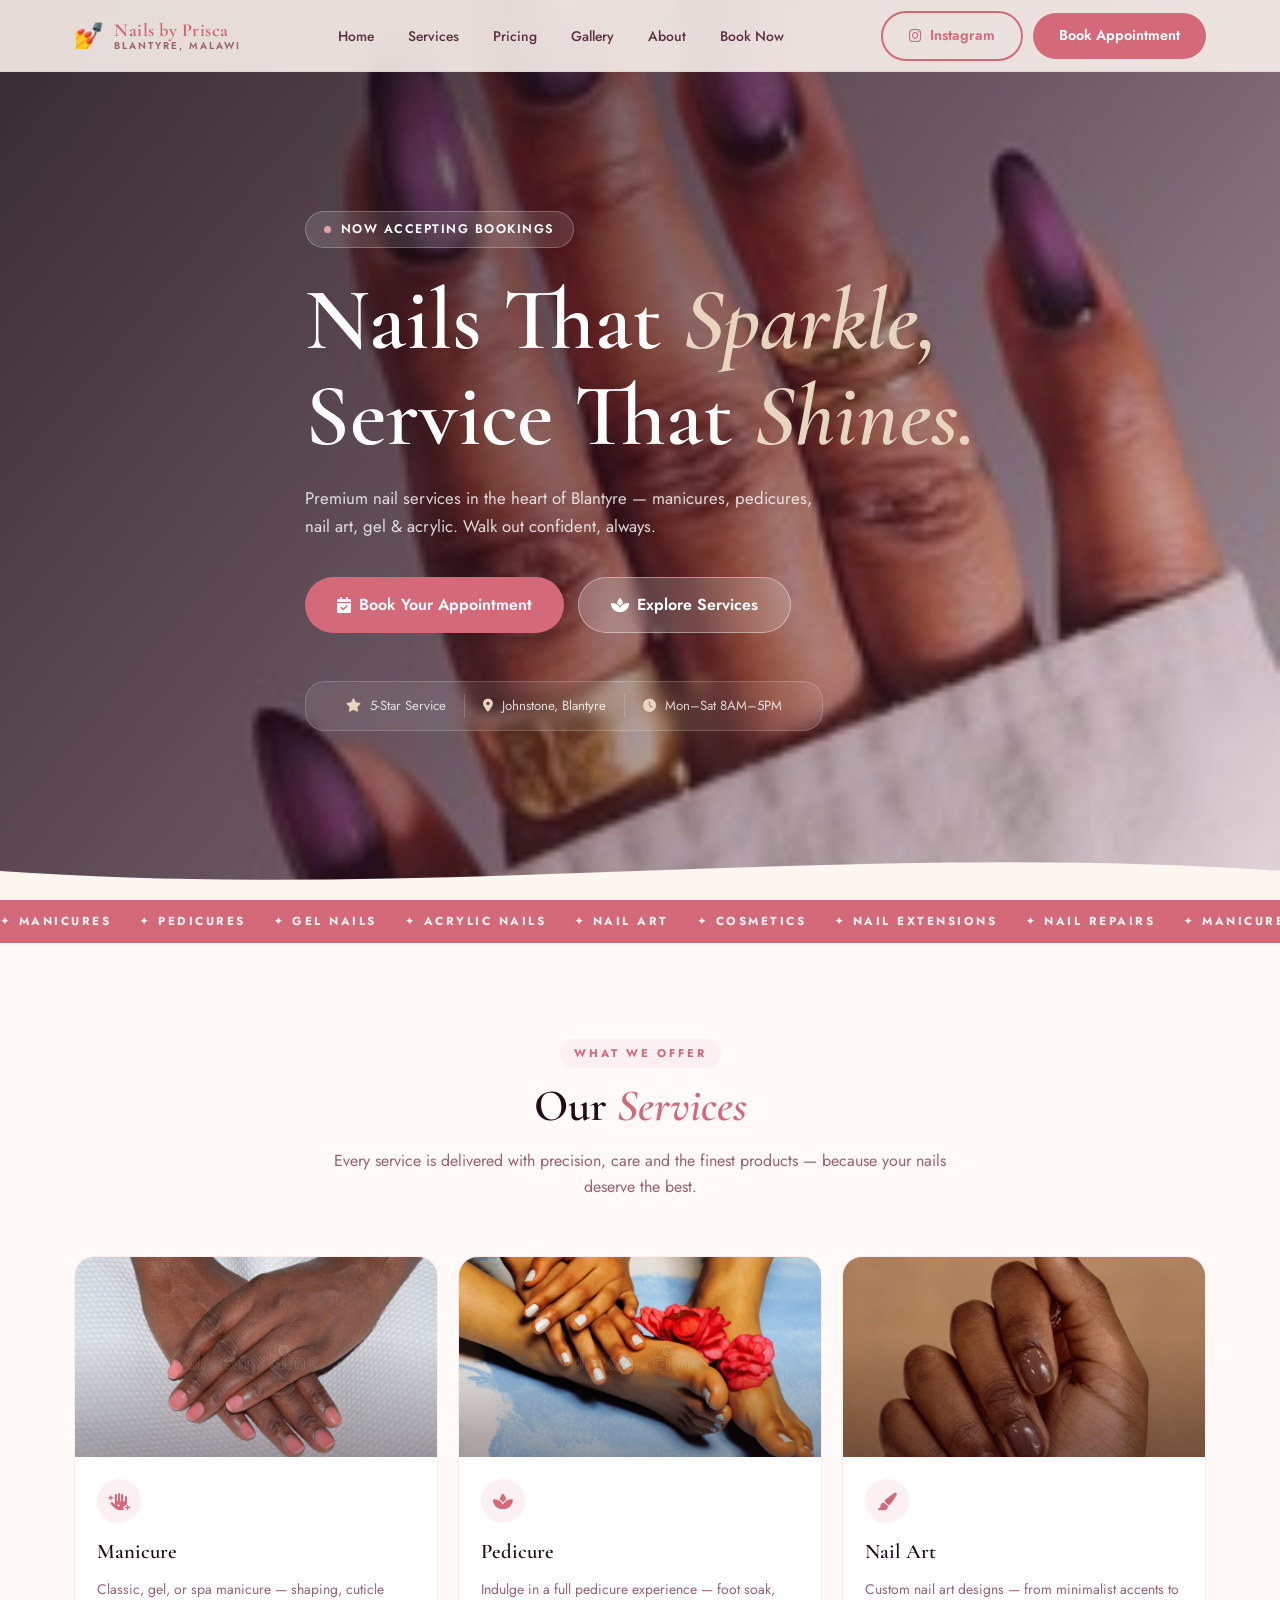
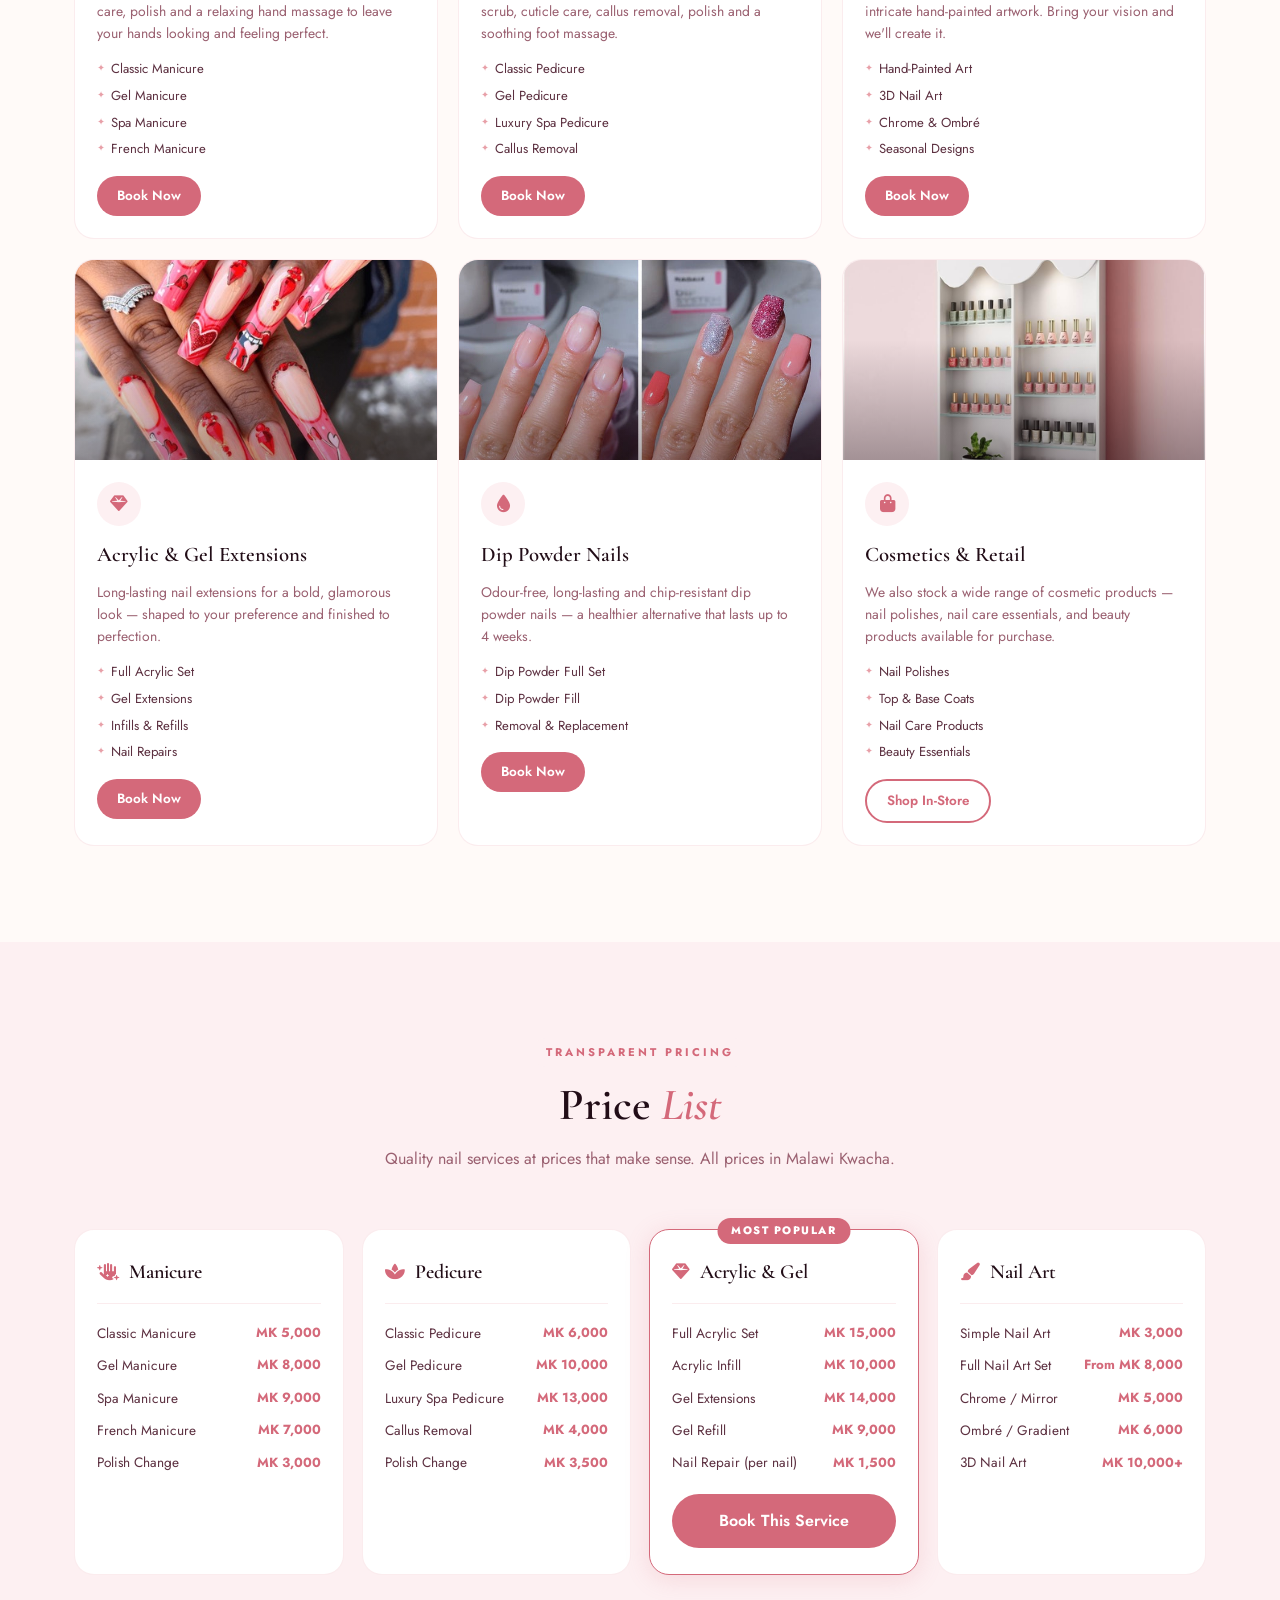
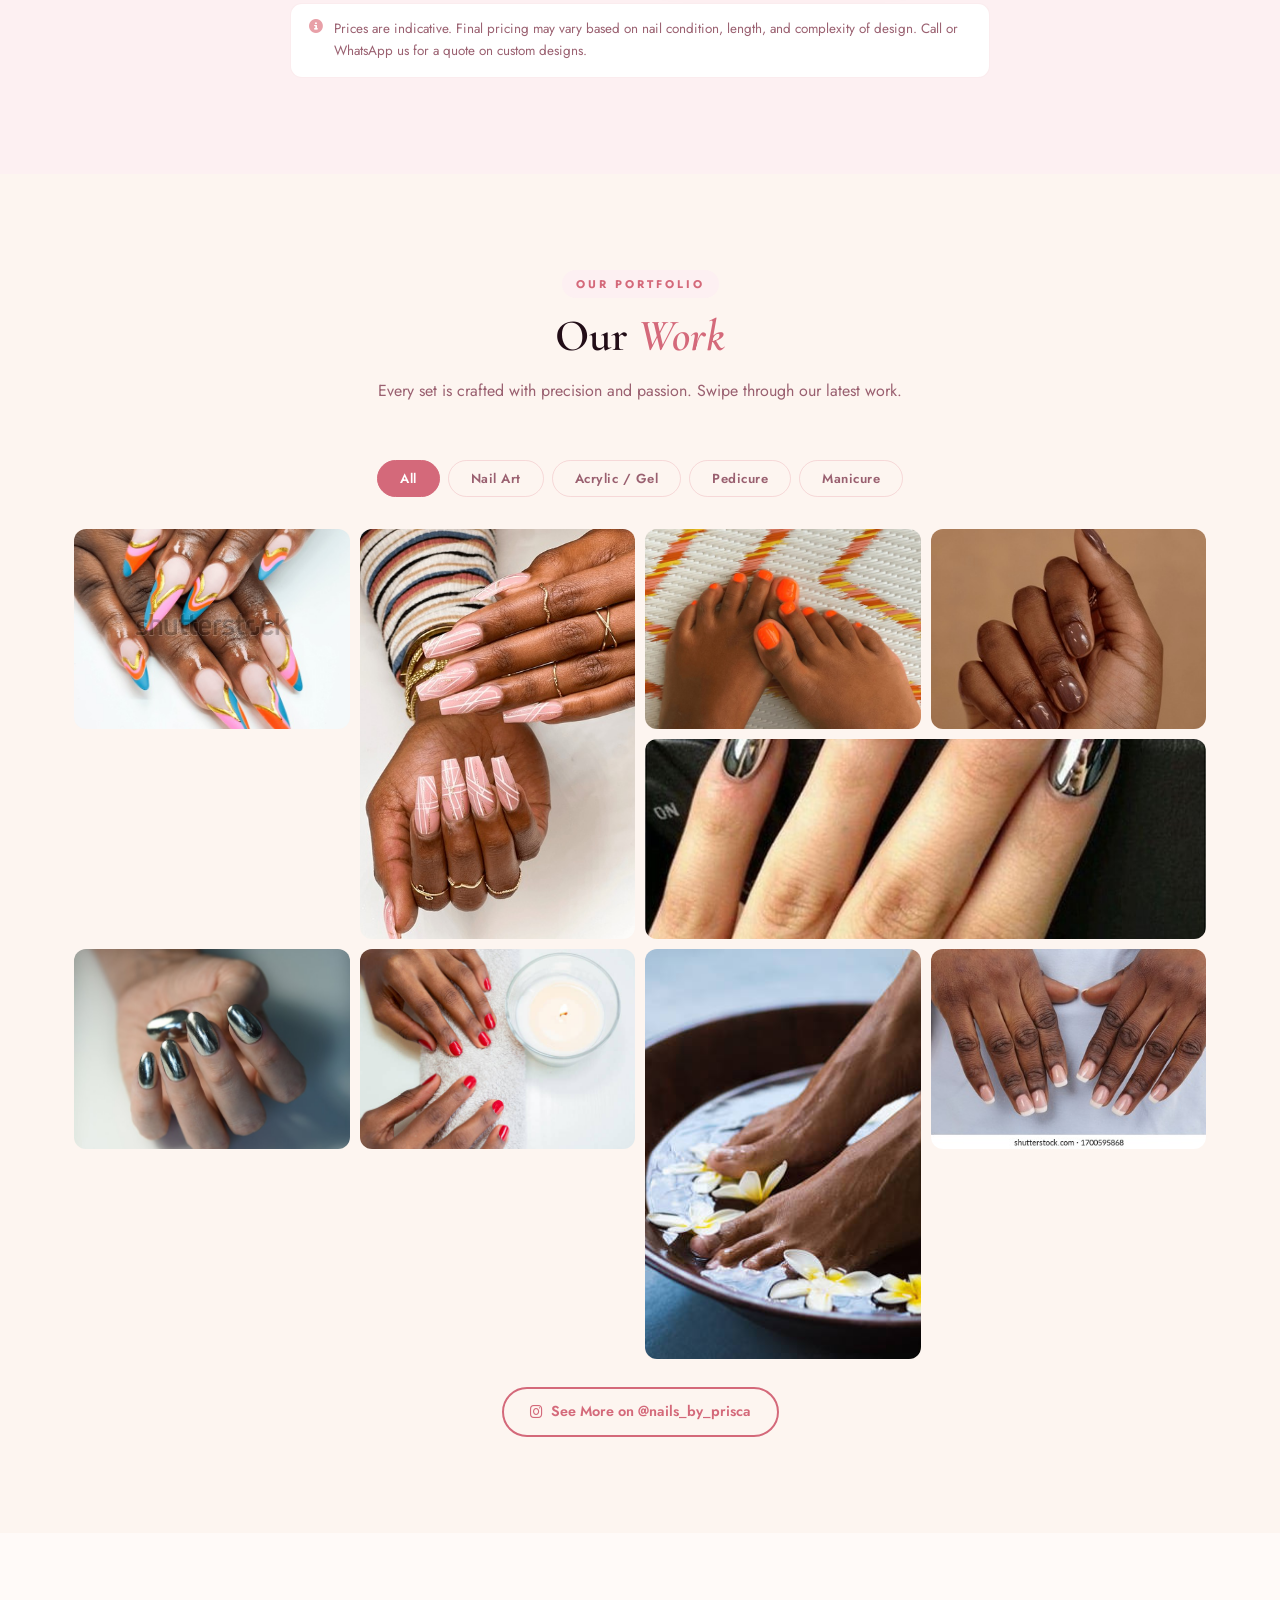
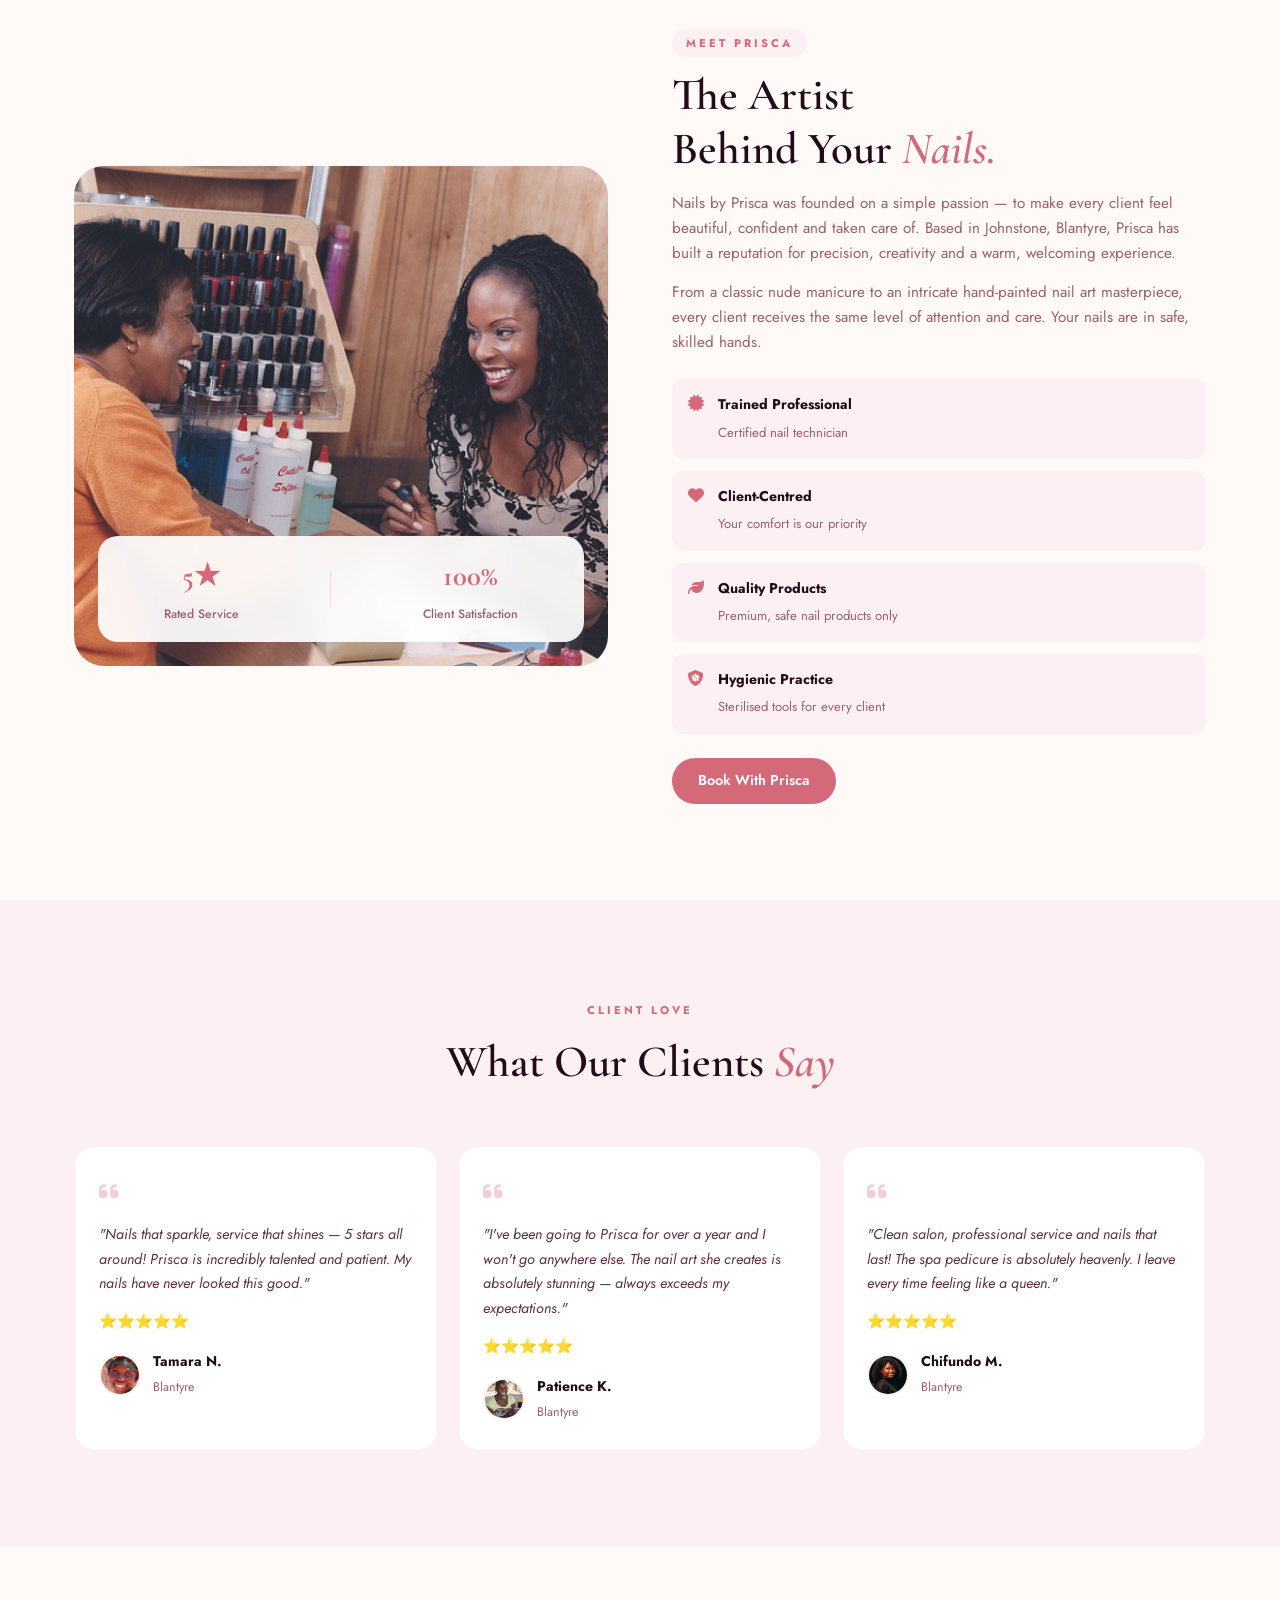
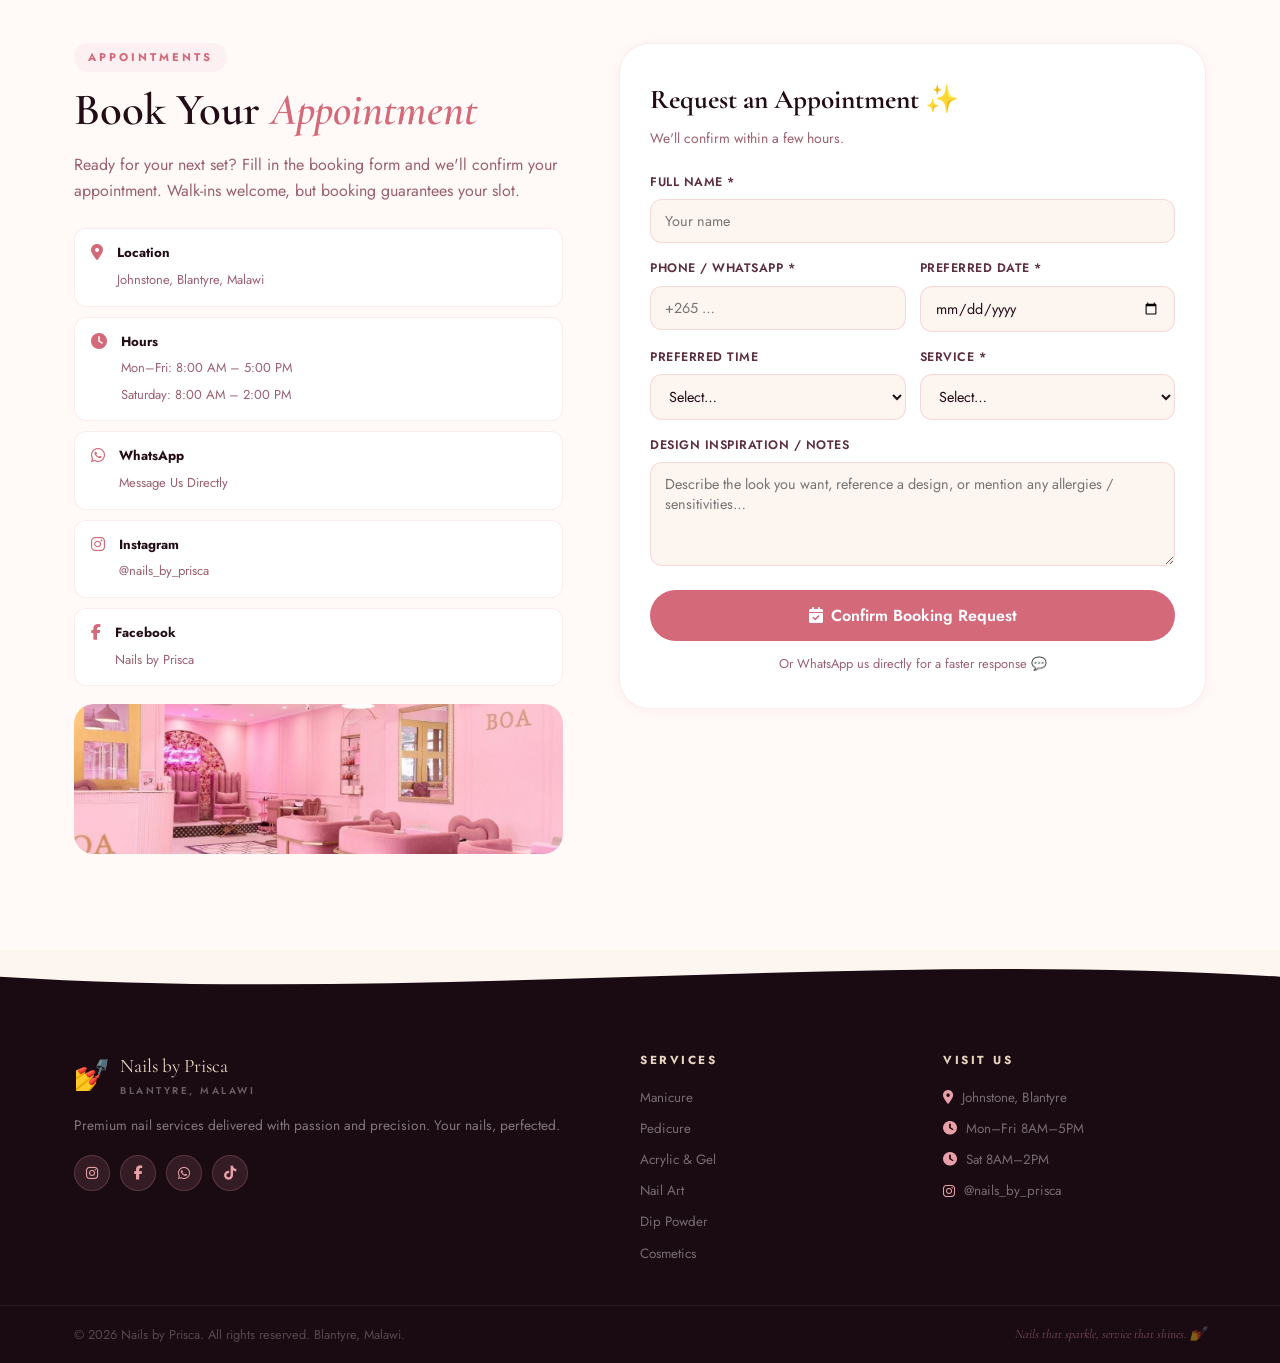
<file: index.html>
<!DOCTYPE html>
<html lang="en">
<head>
  <meta charset="UTF-8"/>
  <meta name="viewport" content="width=device-width, initial-scale=1.0"/>
  <meta name="description" content="Nails by Prisca – Premium nail salon in Johnstone, Blantyre, Malawi. Manicures, pedicures, nail art, gel & acrylic nails. Nails that sparkle, service that shines."/>
  <title>Nails by Prisca | Premium Nail Salon – Blantyre, Malawi</title>
  <link rel="preconnect" href="https://fonts.googleapis.com"/>
  <link href="https://fonts.googleapis.com/css2?family=Cormorant+Garamond:ital,wght@0,400;0,500;0,600;0,700;1,400;1,600&family=Jost:wght@300;400;500;600;700&display=swap" rel="stylesheet"/>
  <link rel="stylesheet" href="assets/css/style.css"/>
  <link rel="stylesheet" href="https://cdnjs.cloudflare.com/ajax/libs/font-awesome/6.5.0/css/all.min.css"/>
</head>
<body>

<!-- ===== NAVBAR ===== -->
<header class="navbar" id="navbar">
  <div class="container nav-inner">
    <a href="#home" class="brand">
      <span class="brand-icon">💅</span>
      <div class="brand-text">
        <span class="brand-name">Nails by Prisca</span>
        <span class="brand-sub">Blantyre, Malawi</span>
      </div>
    </a>
    <nav class="nav-links" id="navLinks">
      <a href="#home">Home</a>
      <a href="#services">Services</a>
      <a href="#pricing">Pricing</a>
      <a href="#gallery">Gallery</a>
      <a href="#about">About</a>
      <a href="#book">Book Now</a>
    </nav>
    <div class="nav-actions">
      <a href="https://www.instagram.com/nails_by_prisca" target="_blank" class="btn btn-outline">
        <i class="fab fa-instagram"></i> Instagram
      </a>
      <a href="#book" class="btn btn-primary">Book Appointment</a>
      <button class="hamburger" id="hamburger" aria-label="Menu">
        <span></span><span></span><span></span>
      </button>
    </div>
  </div>
</header>

<!-- ===== HERO ===== -->
<section id="home" class="hero">
  <div class="hero-bg">
    <img src="assets/images/hero-bg.jpg" alt="Nails by Prisca premium nail art Blantyre" class="hero-img"/>
    <div class="hero-overlay"></div>
  </div>
  <div class="container hero-content">
    <div class="hero-pill">
      <span class="pill-dot"></span>
      Now Accepting Bookings
    </div>
    <h1 class="hero-title">Nails That <em>Sparkle,</em><br/>Service That <em>Shines.</em></h1>
    <p class="hero-sub">Premium nail services in the heart of Blantyre — manicures, pedicures, nail art, gel & acrylic. Walk out confident, always.</p>
    <div class="hero-actions">
      <a href="#book" class="btn btn-primary btn-lg"><i class="fas fa-calendar-check"></i> Book Your Appointment</a>
      <a href="#services" class="btn btn-ghost btn-lg"><i class="fas fa-spa"></i> Explore Services</a>
    </div>
    <div class="hero-trust">
      <div class="ht-item"><i class="fas fa-star"></i><span>5-Star Service</span></div>
      <div class="ht-divider"></div>
      <div class="ht-item"><i class="fas fa-map-marker-alt"></i><span>Johnstone, Blantyre</span></div>
      <div class="ht-divider"></div>
      <div class="ht-item"><i class="fas fa-clock"></i><span>Mon–Sat 8AM–5PM</span></div>
    </div>
  </div>
  <div class="hero-wave">
    <svg viewBox="0 0 1440 70" preserveAspectRatio="none"><path d="M0,35 C480,70 960,0 1440,35 L1440,70 L0,70 Z" fill="#FDF5F0"/></svg>
  </div>
</section>

<!-- ===== PROMO TICKER ===== -->
<div class="ticker-wrap">
  <div class="ticker-track">
    <span>✦ MANICURES</span>
    <span>✦ PEDICURES</span>
    <span>✦ GEL NAILS</span>
    <span>✦ ACRYLIC NAILS</span>
    <span>✦ NAIL ART</span>
    <span>✦ COSMETICS</span>
    <span>✦ NAIL EXTENSIONS</span>
    <span>✦ NAIL REPAIRS</span>
    <span>✦ MANICURES</span>
    <span>✦ PEDICURES</span>
    <span>✦ GEL NAILS</span>
    <span>✦ ACRYLIC NAILS</span>
    <span>✦ NAIL ART</span>
    <span>✦ COSMETICS</span>
    <span>✦ NAIL EXTENSIONS</span>
    <span>✦ NAIL REPAIRS</span>
  </div>
</div>

<!-- ===== SERVICES ===== -->
<section id="services" class="section services-section">
  <div class="container">
    <div class="section-header">
      <span class="section-tag">What We Offer</span>
      <h2 class="section-title">Our <em>Services</em></h2>
      <p>Every service is delivered with precision, care and the finest products — because your nails deserve the best.</p>
    </div>
    <div class="services-grid">
      <div class="service-card">
        <div class="service-img-wrap">
          <img src="assets/images/service-manicure.jpg" alt="Manicure Nails by Prisca"/>
          <div class="service-overlay"></div>
        </div>
        <div class="service-body">
          <div class="service-icon"><i class="fas fa-hand-sparkles"></i></div>
          <h3>Manicure</h3>
          <p>Classic, gel, or spa manicure — shaping, cuticle care, polish and a relaxing hand massage to leave your hands looking and feeling perfect.</p>
          <ul class="service-list">
            <li>Classic Manicure</li>
            <li>Gel Manicure</li>
            <li>Spa Manicure</li>
            <li>French Manicure</li>
          </ul>
          <a href="#book" class="btn btn-primary btn-sm">Book Now</a>
        </div>
      </div>

      <div class="service-card">
        <div class="service-img-wrap">
          <img src="assets/images/service-pedicure.jpg" alt="Pedicure Nails by Prisca"/>
          <div class="service-overlay"></div>
        </div>
        <div class="service-body">
          <div class="service-icon"><i class="fas fa-spa"></i></div>
          <h3>Pedicure</h3>
          <p>Indulge in a full pedicure experience — foot soak, scrub, cuticle care, callus removal, polish and a soothing foot massage.</p>
          <ul class="service-list">
            <li>Classic Pedicure</li>
            <li>Gel Pedicure</li>
            <li>Luxury Spa Pedicure</li>
            <li>Callus Removal</li>
          </ul>
          <a href="#book" class="btn btn-primary btn-sm">Book Now</a>
        </div>
      </div>

      <div class="service-card">
        <div class="service-img-wrap">
          <img src="assets/images/service-nail-art.jpg" alt="Nail Art Blantyre"/>
          <div class="service-overlay"></div>
        </div>
        <div class="service-body">
          <div class="service-icon"><i class="fas fa-paint-brush"></i></div>
          <h3>Nail Art</h3>
          <p>Custom nail art designs — from minimalist accents to intricate hand-painted artwork. Bring your vision and we'll create it.</p>
          <ul class="service-list">
            <li>Hand-Painted Art</li>
            <li>3D Nail Art</li>
            <li>Chrome & Ombré</li>
            <li>Seasonal Designs</li>
          </ul>
          <a href="#book" class="btn btn-primary btn-sm">Book Now</a>
        </div>
      </div>

      <div class="service-card">
        <div class="service-img-wrap">
          <img src="assets/images/service-acrylic.jpg" alt="Acrylic gel nails Blantyre"/>
          <div class="service-overlay"></div>
        </div>
        <div class="service-body">
          <div class="service-icon"><i class="fas fa-gem"></i></div>
          <h3>Acrylic & Gel Extensions</h3>
          <p>Long-lasting nail extensions for a bold, glamorous look — shaped to your preference and finished to perfection.</p>
          <ul class="service-list">
            <li>Full Acrylic Set</li>
            <li>Gel Extensions</li>
            <li>Infills & Refills</li>
            <li>Nail Repairs</li>
          </ul>
          <a href="#book" class="btn btn-primary btn-sm">Book Now</a>
        </div>
      </div>

      <div class="service-card">
        <div class="service-img-wrap">
          <img src="assets/images/service-dip.jpg" alt="Dip powder nails"/>
          <div class="service-overlay"></div>
        </div>
        <div class="service-body">
          <div class="service-icon"><i class="fas fa-tint"></i></div>
          <h3>Dip Powder Nails</h3>
          <p>Odour-free, long-lasting and chip-resistant dip powder nails — a healthier alternative that lasts up to 4 weeks.</p>
          <ul class="service-list">
            <li>Dip Powder Full Set</li>
            <li>Dip Powder Fill</li>
            <li>Removal & Replacement</li>
          </ul>
          <a href="#book" class="btn btn-primary btn-sm">Book Now</a>
        </div>
      </div>

      <div class="service-card">
        <div class="service-img-wrap">
          <img src="assets/images/service-cosmetics.jpg" alt="Cosmetics retail Nails by Prisca"/>
          <div class="service-overlay"></div>
        </div>
        <div class="service-body">
          <div class="service-icon"><i class="fas fa-shopping-bag"></i></div>
          <h3>Cosmetics & Retail</h3>
          <p>We also stock a wide range of cosmetic products — nail polishes, nail care essentials, and beauty products available for purchase.</p>
          <ul class="service-list">
            <li>Nail Polishes</li>
            <li>Top & Base Coats</li>
            <li>Nail Care Products</li>
            <li>Beauty Essentials</li>
          </ul>
          <a href="#book" class="btn btn-outline btn-sm">Shop In-Store</a>
        </div>
      </div>
    </div>
  </div>
</section>

<!-- ===== PRICING ===== -->
<section id="pricing" class="section pricing-section">
  <div class="container">
    <div class="section-header">
      <span class="section-tag">Transparent Pricing</span>
      <h2 class="section-title">Price <em>List</em></h2>
      <p>Quality nail services at prices that make sense. All prices in Malawi Kwacha.</p>
    </div>
    <div class="pricing-grid">
      <div class="price-card">
        <div class="pc-header"><i class="fas fa-hand-sparkles"></i><h3>Manicure</h3></div>
        <div class="price-list">
          <div class="pl-item"><span>Classic Manicure</span><span class="price">MK 5,000</span></div>
          <div class="pl-item"><span>Gel Manicure</span><span class="price">MK 8,000</span></div>
          <div class="pl-item"><span>Spa Manicure</span><span class="price">MK 9,000</span></div>
          <div class="pl-item"><span>French Manicure</span><span class="price">MK 7,000</span></div>
          <div class="pl-item"><span>Polish Change</span><span class="price">MK 3,000</span></div>
        </div>
      </div>
      <div class="price-card">
        <div class="pc-header"><i class="fas fa-spa"></i><h3>Pedicure</h3></div>
        <div class="price-list">
          <div class="pl-item"><span>Classic Pedicure</span><span class="price">MK 6,000</span></div>
          <div class="pl-item"><span>Gel Pedicure</span><span class="price">MK 10,000</span></div>
          <div class="pl-item"><span>Luxury Spa Pedicure</span><span class="price">MK 13,000</span></div>
          <div class="pl-item"><span>Callus Removal</span><span class="price">MK 4,000</span></div>
          <div class="pl-item"><span>Polish Change</span><span class="price">MK 3,500</span></div>
        </div>
      </div>
      <div class="price-card featured-price">
        <div class="pc-badge">Most Popular</div>
        <div class="pc-header"><i class="fas fa-gem"></i><h3>Acrylic & Gel</h3></div>
        <div class="price-list">
          <div class="pl-item"><span>Full Acrylic Set</span><span class="price">MK 15,000</span></div>
          <div class="pl-item"><span>Acrylic Infill</span><span class="price">MK 10,000</span></div>
          <div class="pl-item"><span>Gel Extensions</span><span class="price">MK 14,000</span></div>
          <div class="pl-item"><span>Gel Refill</span><span class="price">MK 9,000</span></div>
          <div class="pl-item"><span>Nail Repair (per nail)</span><span class="price">MK 1,500</span></div>
        </div>
        <a href="#book" class="btn btn-primary btn-full mt">Book This Service</a>
      </div>
      <div class="price-card">
        <div class="pc-header"><i class="fas fa-paint-brush"></i><h3>Nail Art</h3></div>
        <div class="price-list">
          <div class="pl-item"><span>Simple Nail Art</span><span class="price">MK 3,000</span></div>
          <div class="pl-item"><span>Full Nail Art Set</span><span class="price">From MK 8,000</span></div>
          <div class="pl-item"><span>Chrome / Mirror</span><span class="price">MK 5,000</span></div>
          <div class="pl-item"><span>Ombré / Gradient</span><span class="price">MK 6,000</span></div>
          <div class="pl-item"><span>3D Nail Art</span><span class="price">MK 10,000+</span></div>
        </div>
      </div>
    </div>
    <div class="pricing-note">
      <i class="fas fa-info-circle"></i>
      <p>Prices are indicative. Final pricing may vary based on nail condition, length, and complexity of design. Call or WhatsApp us for a quote on custom designs.</p>
    </div>
  </div>
</section>

<!-- ===== GALLERY ===== -->
<section id="gallery" class="section gallery-section">
  <div class="container">
    <div class="section-header">
      <span class="section-tag">Our Portfolio</span>
      <h2 class="section-title">Our <em>Work</em></h2>
      <p>Every set is crafted with precision and passion. Swipe through our latest work.</p>
    </div>
    <div class="gallery-filter">
      <button class="gf-btn active" data-filter="all">All</button>
      <button class="gf-btn" data-filter="nailart">Nail Art</button>
      <button class="gf-btn" data-filter="acrylic">Acrylic / Gel</button>
      <button class="gf-btn" data-filter="pedicure">Pedicure</button>
      <button class="gf-btn" data-filter="manicure">Manicure</button>
    </div>
    <div class="gallery-grid" id="galleryGrid">
      <div class="gal-item" data-cat="nailart"><img src="assets/images/gal-1.jpg" alt="Nail art design" loading="lazy"/><div class="gal-overlay"><span>Nail Art</span></div></div>
      <div class="gal-item gal-tall" data-cat="acrylic"><img src="assets/images/gal-2.jpg" alt="Acrylic nails" loading="lazy"/><div class="gal-overlay"><span>Acrylic</span></div></div>
      <div class="gal-item" data-cat="pedicure"><img src="assets/images/gal-3.jpg" alt="Pedicure" loading="lazy"/><div class="gal-overlay"><span>Pedicure</span></div></div>
      <div class="gal-item" data-cat="manicure"><img src="assets/images/gal-4.jpg" alt="Manicure" loading="lazy"/><div class="gal-overlay"><span>Manicure</span></div></div>
      <div class="gal-item gal-wide" data-cat="nailart"><img src="assets/images/gal-5.jpg" alt="Nail art chrome" loading="lazy"/><div class="gal-overlay"><span>Chrome Nails</span></div></div>
      <div class="gal-item" data-cat="acrylic"><img src="assets/images/gal-6.jpg" alt="Gel extensions" loading="lazy"/><div class="gal-overlay"><span>Gel Extensions</span></div></div>
      <div class="gal-item" data-cat="nailart"><img src="assets/images/gal-7.jpg" alt="Ombré nails" loading="lazy"/><div class="gal-overlay"><span>Ombré</span></div></div>
      <div class="gal-item gal-tall" data-cat="pedicure"><img src="assets/images/gal-8.jpg" alt="Spa pedicure" loading="lazy"/><div class="gal-overlay"><span>Spa Pedicure</span></div></div>
      <div class="gal-item" data-cat="manicure"><img src="assets/images/gal-9.jpg" alt="French manicure" loading="lazy"/><div class="gal-overlay"><span>French Manicure</span></div></div>
    </div>
    <div class="gallery-cta">
      <a href="https://www.instagram.com/nails_by_prisca" target="_blank" class="btn btn-outline">
        <i class="fab fa-instagram"></i> See More on @nails_by_prisca
      </a>
    </div>
  </div>
</section>

<!-- ===== ABOUT ===== -->
<section id="about" class="section about-section">
  <div class="container about-inner">
    <div class="about-img-wrap">
      <img src="assets/images/about-prisca.jpg" alt="Prisca nail technician Blantyre Malawi"/>
      <div class="about-stat-card">
        <div class="asc-item"><span class="asc-num">5★</span><span>Rated Service</span></div>
        <div class="asc-divider"></div>
        <div class="asc-item"><span class="asc-num">100%</span><span>Client Satisfaction</span></div>
      </div>
    </div>
    <div class="about-text">
      <span class="section-tag">Meet Prisca</span>
      <h2 class="section-title">The Artist<br/>Behind Your <em>Nails.</em></h2>
      <p>Nails by Prisca was founded on a simple passion — to make every client feel beautiful, confident and taken care of. Based in Johnstone, Blantyre, Prisca has built a reputation for precision, creativity and a warm, welcoming experience.</p>
      <p>From a classic nude manicure to an intricate hand-painted nail art masterpiece, every client receives the same level of attention and care. Your nails are in safe, skilled hands.</p>
      <div class="about-highlights">
        <div class="ah-item"><i class="fas fa-certificate"></i><div><strong>Trained Professional</strong><span>Certified nail technician</span></div></div>
        <div class="ah-item"><i class="fas fa-heart"></i><div><strong>Client-Centred</strong><span>Your comfort is our priority</span></div></div>
        <div class="ah-item"><i class="fas fa-leaf"></i><div><strong>Quality Products</strong><span>Premium, safe nail products only</span></div></div>
        <div class="ah-item"><i class="fas fa-shield-virus"></i><div><strong>Hygienic Practice</strong><span>Sterilised tools for every client</span></div></div>
      </div>
      <a href="#book" class="btn btn-primary">Book With Prisca</a>
    </div>
  </div>
</section>

<!-- ===== TESTIMONIALS ===== -->
<section class="section testimonials-section">
  <div class="container">
    <div class="section-header">
      <span class="section-tag">Client Love</span>
      <h2 class="section-title">What Our Clients <em>Say</em></h2>
    </div>
    <div class="testi-grid">
      <div class="testi-card">
        <div class="quote-icon"><i class="fas fa-quote-left"></i></div>
        <p>"Nails that sparkle, service that shines — 5 stars all around! Prisca is incredibly talented and patient. My nails have never looked this good."</p>
        <div class="testi-stars">⭐⭐⭐⭐⭐</div>
        <div class="testi-author"><img src="assets/images/client-1.jpg" alt=""/><div><strong>Tamara N.</strong><span>Blantyre</span></div></div>
      </div>
      <div class="testi-card">
        <div class="quote-icon"><i class="fas fa-quote-left"></i></div>
        <p>"I've been going to Prisca for over a year and I won't go anywhere else. The nail art she creates is absolutely stunning — always exceeds my expectations."</p>
        <div class="testi-stars">⭐⭐⭐⭐⭐</div>
        <div class="testi-author"><img src="assets/images/client-2.jpg" alt=""/><div><strong>Patience K.</strong><span>Blantyre</span></div></div>
      </div>
      <div class="testi-card">
        <div class="quote-icon"><i class="fas fa-quote-left"></i></div>
        <p>"Clean salon, professional service and nails that last! The spa pedicure is absolutely heavenly. I leave every time feeling like a queen."</p>
        <div class="testi-stars">⭐⭐⭐⭐⭐</div>
        <div class="testi-author"><img src="assets/images/client-3.jpg" alt=""/><div><strong>Chifundo M.</strong><span>Blantyre</span></div></div>
      </div>
    </div>
  </div>
</section>

<!-- ===== BOOK ===== -->
<section id="book" class="section book-section">
  <div class="container book-inner">
    <div class="book-info">
      <span class="section-tag">Appointments</span>
      <h2 class="section-title">Book Your <em>Appointment</em></h2>
      <p>Ready for your next set? Fill in the booking form and we'll confirm your appointment. Walk-ins welcome, but booking guarantees your slot.</p>
      <div class="book-contact-cards">
        <div class="bcc"><i class="fas fa-map-marker-alt"></i><div><strong>Location</strong><span>Johnstone, Blantyre, Malawi</span></div></div>
        <div class="bcc"><i class="fas fa-clock"></i><div><strong>Hours</strong><span>Mon–Fri: 8:00 AM – 5:00 PM<br/>Saturday: 8:00 AM – 2:00 PM</span></div></div>
        <div class="bcc"><i class="fab fa-whatsapp"></i><div><strong>WhatsApp</strong><span><a href="https://wa.me/265000000000">Message Us Directly</a></span></div></div>
        <div class="bcc"><i class="fab fa-instagram"></i><div><strong>Instagram</strong><span><a href="https://www.instagram.com/nails_by_prisca" target="_blank">@nails_by_prisca</a></span></div></div>
        <div class="bcc"><i class="fab fa-facebook-f"></i><div><strong>Facebook</strong><span><a href="https://www.facebook.com/100063608438220" target="_blank">Nails by Prisca</a></span></div></div>
      </div>
      <div class="book-img"><img src="assets/images/book-bg.jpg" alt="Nail salon Blantyre" loading="lazy"/></div>
    </div>
    <form class="book-form" id="bookForm" onsubmit="handleBook(event)">
      <div class="form-title">
        <h3>Request an Appointment ✨</h3>
        <p>We'll confirm within a few hours.</p>
      </div>
      <div class="form-group">
        <label>Full Name *</label>
        <input type="text" placeholder="Your name" required/>
      </div>
      <div class="form-row">
        <div class="form-group">
          <label>Phone / WhatsApp *</label>
          <input type="tel" placeholder="+265 …" required/>
        </div>
        <div class="form-group">
          <label>Preferred Date *</label>
          <input type="date" required/>
        </div>
      </div>
      <div class="form-row">
        <div class="form-group">
          <label>Preferred Time</label>
          <select>
            <option value="">Select…</option>
            <option>8:00 AM</option>
            <option>9:00 AM</option>
            <option>10:00 AM</option>
            <option>11:00 AM</option>
            <option>12:00 PM</option>
            <option>1:00 PM</option>
            <option>2:00 PM</option>
            <option>3:00 PM</option>
            <option>4:00 PM</option>
          </select>
        </div>
        <div class="form-group">
          <label>Service *</label>
          <select required>
            <option value="">Select…</option>
            <option>Classic Manicure</option>
            <option>Gel Manicure</option>
            <option>Spa Manicure</option>
            <option>Classic Pedicure</option>
            <option>Spa Pedicure</option>
            <option>Full Acrylic Set</option>
            <option>Acrylic Infill</option>
            <option>Gel Extensions</option>
            <option>Nail Art</option>
            <option>Dip Powder</option>
            <option>Mani + Pedi Combo</option>
            <option>Other / Unsure</option>
          </select>
        </div>
      </div>
      <div class="form-group">
        <label>Design Inspiration / Notes</label>
        <textarea rows="4" placeholder="Describe the look you want, reference a design, or mention any allergies / sensitivities…"></textarea>
      </div>
      <button type="submit" class="btn btn-primary btn-full">
        <i class="fas fa-calendar-check"></i> Confirm Booking Request
      </button>
      <p class="form-note">Or WhatsApp us directly for a faster response 💬</p>
      <div class="form-success" id="bookSuccess" style="display:none">
        <i class="fas fa-check-circle"></i> Request received! We'll confirm your appointment shortly. 💅
      </div>
    </form>
  </div>
</section>

<!-- ===== FOOTER ===== -->
<footer class="footer">
  <div class="footer-wave">
    <svg viewBox="0 0 1440 60" preserveAspectRatio="none"><path d="M0,30 C480,60 960,0 1440,30 L1440,60 L0,60 Z" fill="#1A0A12"/></svg>
  </div>
  <div class="footer-body">
    <div class="container footer-inner">
      <div class="footer-brand">
        <div class="brand-wrap"><span class="brand-icon-lg">💅</span><div><span class="footer-brand-name">Nails by Prisca</span><span class="footer-brand-sub">Blantyre, Malawi</span></div></div>
        <p>Premium nail services delivered with passion and precision. Your nails, perfected.</p>
        <div class="social-links">
          <a href="https://www.instagram.com/nails_by_prisca" target="_blank" aria-label="Instagram"><i class="fab fa-instagram"></i></a>
          <a href="https://www.facebook.com/100063608438220" target="_blank" aria-label="Facebook"><i class="fab fa-facebook-f"></i></a>
          <a href="https://wa.me/265000000000" target="_blank" aria-label="WhatsApp"><i class="fab fa-whatsapp"></i></a>
          <a href="#" aria-label="TikTok"><i class="fab fa-tiktok"></i></a>
        </div>
      </div>
      <div class="footer-col">
        <h4>Services</h4>
        <ul>
          <li>Manicure</li>
          <li>Pedicure</li>
          <li>Acrylic & Gel</li>
          <li>Nail Art</li>
          <li>Dip Powder</li>
          <li>Cosmetics</li>
        </ul>
      </div>
      <div class="footer-col">
        <h4>Visit Us</h4>
        <ul class="footer-contact">
          <li><i class="fas fa-map-marker-alt"></i> Johnstone, Blantyre</li>
          <li><i class="fas fa-clock"></i> Mon–Fri 8AM–5PM</li>
          <li><i class="fas fa-clock"></i> Sat 8AM–2PM</li>
          <li><i class="fab fa-instagram"></i> @nails_by_prisca</li>
        </ul>
      </div>
    </div>
    <div class="footer-bottom">
      <div class="container">
        <p>&copy; 2026 Nails by Prisca. All rights reserved. Blantyre, Malawi.</p>
        <p class="footer-tag">Nails that sparkle, service that shines. 💅</p>
      </div>
    </div>
  </div>
</footer>

<button id="backToTop" class="back-to-top" aria-label="Back to top"><i class="fas fa-chevron-up"></i></button>
<script src="assets/js/main.js"></script>
</body>
</html>
</file>
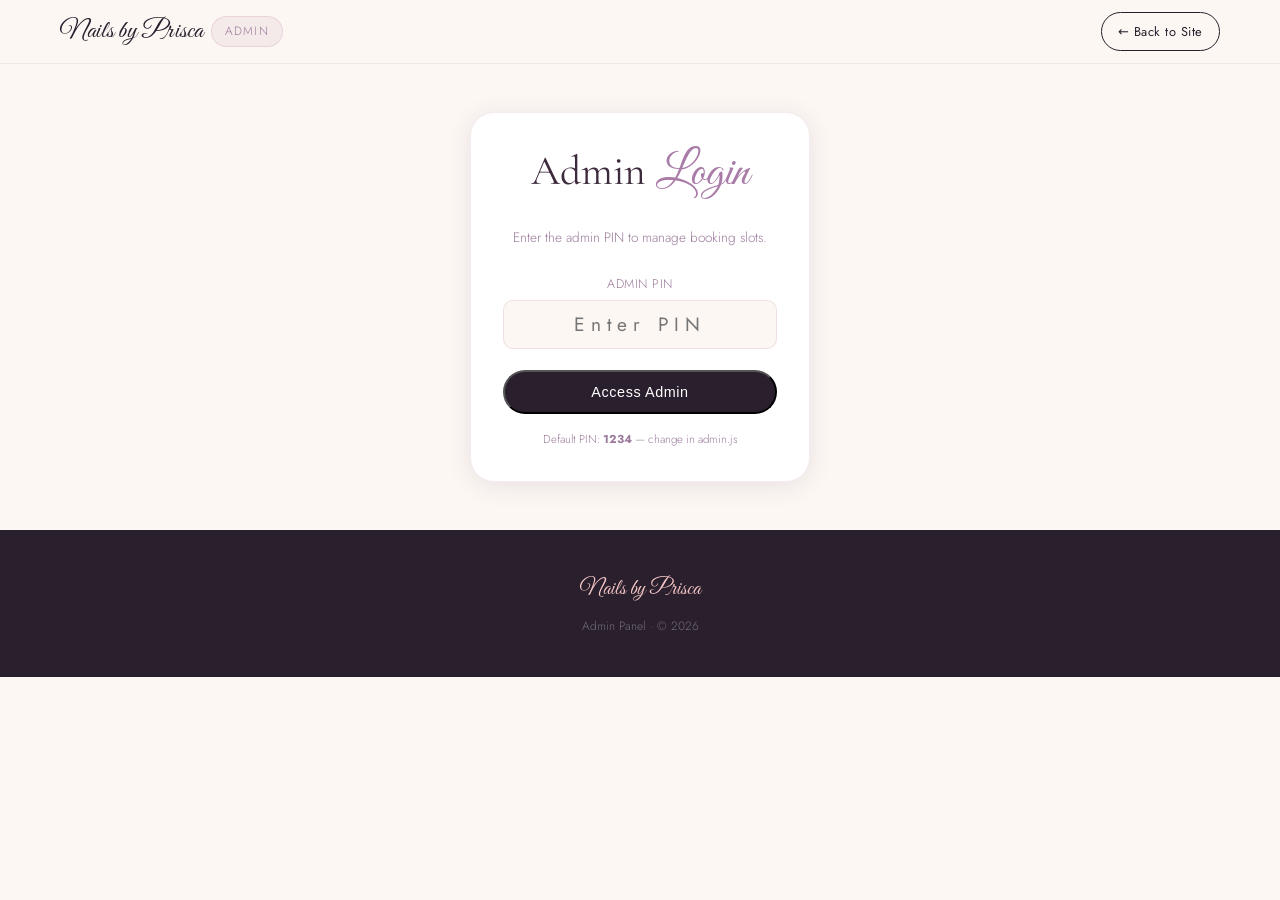
<file: admin.html>
<!DOCTYPE html>
<html lang="en">
<head>
<meta charset="UTF-8">
<meta name="viewport" content="width=device-width, initial-scale=1.0">
<title>Admin — Nails by Prisca</title>
<link rel="preconnect" href="https://fonts.googleapis.com">
<link href="https://fonts.googleapis.com/css2?family=Cormorant+Garamond:ital,wght@0,300;0,400;0,600;1,400&family=Great+Vibes&family=Jost:wght@300;400;500&display=swap" rel="stylesheet">
<link rel="stylesheet" href="style.css">
<style>
  .admin-badge {
    background: rgba(201,160,180,0.15);
    border: 1px solid rgba(201,160,180,0.3);
    border-radius: 50px;
    padding: 0.25rem 0.8rem;
    font-size: 0.75rem;
    letter-spacing: 0.1em;
    text-transform: uppercase;
    color: var(--text-light);
    margin-left: 0.5rem;
  }
  #adminContent { display: none; }
  .slot-time-tags { display: flex; flex-wrap: wrap; gap: 0.4rem; margin-top: 0.4rem; }
  .slot-tag {
    background: var(--blush-light);
    border: 1px solid rgba(201,160,180,0.3);
    border-radius: 50px;
    padding: 0.25rem 0.75rem;
    font-size: 0.8rem;
    display: flex; align-items: center; gap: 0.4rem;
    cursor: pointer;
  }
  .slot-tag .remove-tag { color: var(--text-light); font-weight: bold; cursor: pointer; }
  .slot-tag .remove-tag:hover { color: #c00; }
  .add-slot-row { display: flex; gap: 0.5rem; margin-top: 0.5rem; flex-wrap: wrap; }
  .add-slot-row input[type="date"],
  .add-slot-row input[type="time"] {
    padding: 0.5rem 0.75rem;
    border: 1.5px solid rgba(201,160,180,0.3);
    border-radius: var(--radius-sm);
    font-family: var(--font-body);
    font-size: 0.85rem;
    background: var(--cream);
    color: var(--text);
    outline: none;
  }
  .add-slot-row input:focus { border-color: var(--purple); }
  .date-section {
    border: 1px solid rgba(201,160,180,0.2);
    border-radius: var(--radius);
    padding: 1rem;
    margin-bottom: 0.8rem;
    background: var(--cream);
  }
  .date-section-header {
    display: flex;
    justify-content: space-between;
    align-items: center;
    margin-bottom: 0.5rem;
  }
  .date-section-header h4 { font-family: var(--font-serif); font-size: 0.95rem; }
  .btn-delete-date {
    background: none;
    border: none;
    cursor: pointer;
    color: #c00;
    font-size: 0.8rem;
    padding: 0.2rem 0.5rem;
  }
</style>
</head>
<body>

<header class="site-header">
  <div class="header-inner">
    <a href="index.html" class="logo-link">
      <span class="logo-script">Nails by Prisca</span>
      <span class="admin-badge">Admin</span>
    </a>
    <div style="margin-left:auto;display:flex;gap:0.5rem;align-items:center">
      <a href="index.html" class="btn-secondary" style="font-size:0.8rem;padding:0.45rem 1rem">← Back to Site</a>
    </div>
  </div>
</header>

<!-- LOGIN -->
<div class="admin-login" id="loginSection">
  <div class="admin-card">
    <h2>Admin <span class="script-inline">Login</span></h2>
    <p style="font-size:0.85rem;color:var(--text-light);margin-bottom:1.5rem">Enter the admin PIN to manage booking slots.</p>
    <div class="form-group">
      <label>Admin PIN</label>
      <input type="password" id="pinInput" placeholder="Enter PIN" style="text-align:center;font-size:1.2rem;letter-spacing:0.3em">
    </div>
    <button class="btn-primary" id="loginBtn" style="width:100%;margin-top:0.5rem">Access Admin</button>
    <p style="font-size:0.72rem;color:var(--text-light);margin-top:1rem">Default PIN: <strong>1234</strong> — change in admin.js</p>
    <div class="alert-success" id="loginError" style="background:#fee;color:#c00;">Incorrect PIN. Try again.</div>
  </div>
</div>

<!-- ADMIN CONTENT -->
<div id="adminContent">
<div class="admin-layout">

  <!-- Manage Slots -->
  <div class="admin-card">
    <h3>📅 Manage Booking Slots</h3>
    <p style="font-size:0.85rem;color:var(--text-light);margin-bottom:1.5rem">Add dates and time slots that customers can book. Customers see these on the booking page.</p>

    <!-- Add new date+time -->
    <div style="margin-bottom:1.5rem">
      <label style="font-size:0.78rem;color:var(--text-light);letter-spacing:0.04em;text-transform:uppercase;display:block;margin-bottom:0.5rem">Add a new slot</label>
      <div class="add-slot-row">
        <input type="date" id="newDate">
        <input type="time" id="newTime" value="09:00" step="1800">
        <button class="btn-add-row" id="addSlotBtn">+ Add Slot</button>
      </div>
    </div>

    <!-- Quick add common schedules -->
    <div style="margin-bottom:1.5rem">
      <label style="font-size:0.78rem;color:var(--text-light);letter-spacing:0.04em;text-transform:uppercase;display:block;margin-bottom:0.5rem">Quick fill</label>
      <div style="display:flex;gap:0.5rem;flex-wrap:wrap">
        <button class="filter-btn" id="fillWeekBtn">Fill next 7 weekdays</button>
        <button class="filter-btn" id="fillMonthBtn">Fill next 30 days</button>
        <button class="filter-btn" style="border-color:#fcc;color:#c00" id="clearAllBtn">Clear All</button>
      </div>
    </div>

    <div id="slotsList"></div>
    <button class="btn-save-slots" id="saveSlots">💾 Save All Slots</button>
    <div class="alert-success" id="saveSuccess" style="display:none">✅ Slots saved! Customers can now see them on the booking page.</div>
  </div>

  <!-- Preview -->
  <div class="admin-card">
    <h3>🔗 Quick Links</h3>
    <div style="display:flex;flex-direction:column;gap:0.8rem">
      <a href="booking.html" target="_blank" class="btn-outline" style="display:block;text-align:center">Preview Booking Page →</a>
      <a href="shop.html" target="_blank" class="btn-outline" style="display:block;text-align:center">Preview Shop →</a>
      <a href="gallery.html" target="_blank" class="btn-outline" style="display:block;text-align:center">Preview Gallery →</a>
    </div>

    <div style="margin-top:1.5rem;padding-top:1.5rem;border-top:1px solid rgba(201,160,180,0.2)">
      <h4 style="font-family:var(--font-serif);font-size:1rem;margin-bottom:1rem">📊 Current Slot Summary</h4>
      <div id="slotSummary" style="font-size:0.85rem;color:var(--text-mid)"></div>
    </div>

    <div style="margin-top:1.5rem;padding-top:1.5rem;border-top:1px solid rgba(201,160,180,0.2)">
      <h4 style="font-family:var(--font-serif);font-size:1rem;margin-bottom:0.5rem">🔑 Change PIN</h4>
      <div class="form-group">
        <label>New PIN</label>
        <input type="password" id="newPin" placeholder="Enter new PIN">
      </div>
      <button class="btn-save-slots" id="changePinBtn">Update PIN</button>
      <div class="alert-success" id="pinSuccess" style="display:none;margin-top:0.5rem">✅ PIN updated.</div>
    </div>
  </div>

</div>
</div>

<footer class="site-footer">
  <div class="footer-inner">
    <span class="script-font" style="font-size:1.4rem;color:var(--blush)">Nails by Prisca</span>
    <p class="footer-copy" style="margin-top:0.5rem">Admin Panel · © 2026</p>
  </div>
</footer>

<script>
// =====================================================
// ADMIN JS
// =====================================================
const ADMIN_PIN_KEY = 'nbp_admin_pin';
const SLOTS_KEY = 'nbp_slots';
const DEFAULT_PIN = '1234';

function getPin() { return localStorage.getItem(ADMIN_PIN_KEY) || DEFAULT_PIN; }
function getSlots() { try { return JSON.parse(localStorage.getItem(SLOTS_KEY) || '{}'); } catch { return {}; } }
function saveSlots(data) { localStorage.setItem(SLOTS_KEY, JSON.stringify(data)); }

let slotsData = {};

// Login
document.getElementById('loginBtn').addEventListener('click', () => {
  const val = document.getElementById('pinInput').value;
  if (val === getPin()) {
    document.getElementById('loginSection').style.display = 'none';
    document.getElementById('adminContent').style.display = 'block';
    slotsData = getSlots();
    renderSlotsList();
    renderSummary();
  } else {
    const err = document.getElementById('loginError');
    err.style.display = 'block';
    setTimeout(() => err.style.display = 'none', 3000);
  }
});
document.getElementById('pinInput').addEventListener('keydown', e => {
  if (e.key === 'Enter') document.getElementById('loginBtn').click();
});

function formatDateDisplay(dateStr) {
  const [y,m,d] = dateStr.split('-');
  return new Date(y,m-1,d).toLocaleDateString('en-GB', { weekday:'short', day:'numeric', month:'short', year:'numeric' });
}

function renderSlotsList() {
  const list = document.getElementById('slotsList');
  const sorted = Object.keys(slotsData).sort();

  if (sorted.length === 0) {
    list.innerHTML = '<p style="font-size:0.85rem;color:var(--text-light)">No slots set yet. Use the form above to add some.</p>';
    return;
  }

  list.innerHTML = sorted.map(date => {
    const times = slotsData[date] || [];
    const tags = times.map(t => `<span class="slot-tag" data-date="${date}" data-time="${t}">${t} <span class="remove-tag" onclick="removeSlot('${date}','${t}')">×</span></span>`).join('');
    return `<div class="date-section">
      <div class="date-section-header">
        <h4>${formatDateDisplay(date)}</h4>
        <button class="btn-delete-date" onclick="deleteDate('${date}')">🗑 Remove date</button>
      </div>
      <div class="slot-time-tags">${tags || '<span style="font-size:0.8rem;color:var(--text-light)">No times — add below</span>'}</div>
    </div>`;
  }).join('');
}

function renderSummary() {
  const sum = document.getElementById('slotSummary');
  const sorted = Object.keys(slotsData).sort();
  if (sorted.length === 0) { sum.textContent = 'No slots configured.'; return; }
  const total = Object.values(slotsData).reduce((a,b) => a + b.length, 0);
  sum.innerHTML = `<b>${sorted.length}</b> dates with <b>${total}</b> total slots.<br>
  <span style="color:var(--text-light)">Next: ${formatDateDisplay(sorted[0])}</span>`;
}

window.removeSlot = function(date, time) {
  slotsData[date] = (slotsData[date] || []).filter(t => t !== time);
  if (slotsData[date].length === 0) delete slotsData[date];
  renderSlotsList(); renderSummary();
};
window.deleteDate = function(date) {
  delete slotsData[date];
  renderSlotsList(); renderSummary();
};

document.getElementById('addSlotBtn').addEventListener('click', () => {
  const date = document.getElementById('newDate').value;
  const time = document.getElementById('newTime').value;
  if (!date || !time) { alert('Please select both a date and time.'); return; }
  if (!slotsData[date]) slotsData[date] = [];
  if (!slotsData[date].includes(time)) {
    slotsData[date].push(time);
    slotsData[date].sort();
  }
  renderSlotsList(); renderSummary();
});

// Quick fill helpers
const STD_TIMES_WEEKDAY = ['09:00','10:30','12:00','13:30','15:00','16:30'];
const STD_TIMES_SAT = ['09:00','10:00','11:00','12:00'];

function addDays(base, n) {
  const d = new Date(base);
  d.setDate(d.getDate() + n);
  return d;
}
function fmtDate(d) {
  return `${d.getFullYear()}-${String(d.getMonth()+1).padStart(2,'0')}-${String(d.getDate()).padStart(2,'0')}`;
}

document.getElementById('fillWeekBtn').addEventListener('click', () => {
  const today = new Date();
  for (let i = 1; i <= 10; i++) {
    const d = addDays(today, i);
    const dow = d.getDay();
    if (dow === 0) continue;
    const key = fmtDate(d);
    if (!slotsData[key]) slotsData[key] = dow === 6 ? [...STD_TIMES_SAT] : [...STD_TIMES_WEEKDAY];
  }
  renderSlotsList(); renderSummary();
});

document.getElementById('fillMonthBtn').addEventListener('click', () => {
  const today = new Date();
  for (let i = 1; i <= 30; i++) {
    const d = addDays(today, i);
    const dow = d.getDay();
    if (dow === 0) continue;
    const key = fmtDate(d);
    if (!slotsData[key]) slotsData[key] = dow === 6 ? [...STD_TIMES_SAT] : [...STD_TIMES_WEEKDAY];
  }
  renderSlotsList(); renderSummary();
});

document.getElementById('clearAllBtn').addEventListener('click', () => {
  if (confirm('Clear all slots? This cannot be undone.')) {
    slotsData = {};
    renderSlotsList(); renderSummary();
  }
});

document.getElementById('saveSlots').addEventListener('click', () => {
  saveSlots(slotsData);
  const msg = document.getElementById('saveSuccess');
  msg.style.display = 'block';
  setTimeout(() => msg.style.display = 'none', 3000);
});

document.getElementById('changePinBtn').addEventListener('click', () => {
  const np = document.getElementById('newPin').value.trim();
  if (!np) { alert('Please enter a PIN.'); return; }
  localStorage.setItem(ADMIN_PIN_KEY, np);
  document.getElementById('pinSuccess').style.display = 'block';
  setTimeout(() => document.getElementById('pinSuccess').style.display = 'none', 3000);
});
</script>
</body>
</html>
</file>
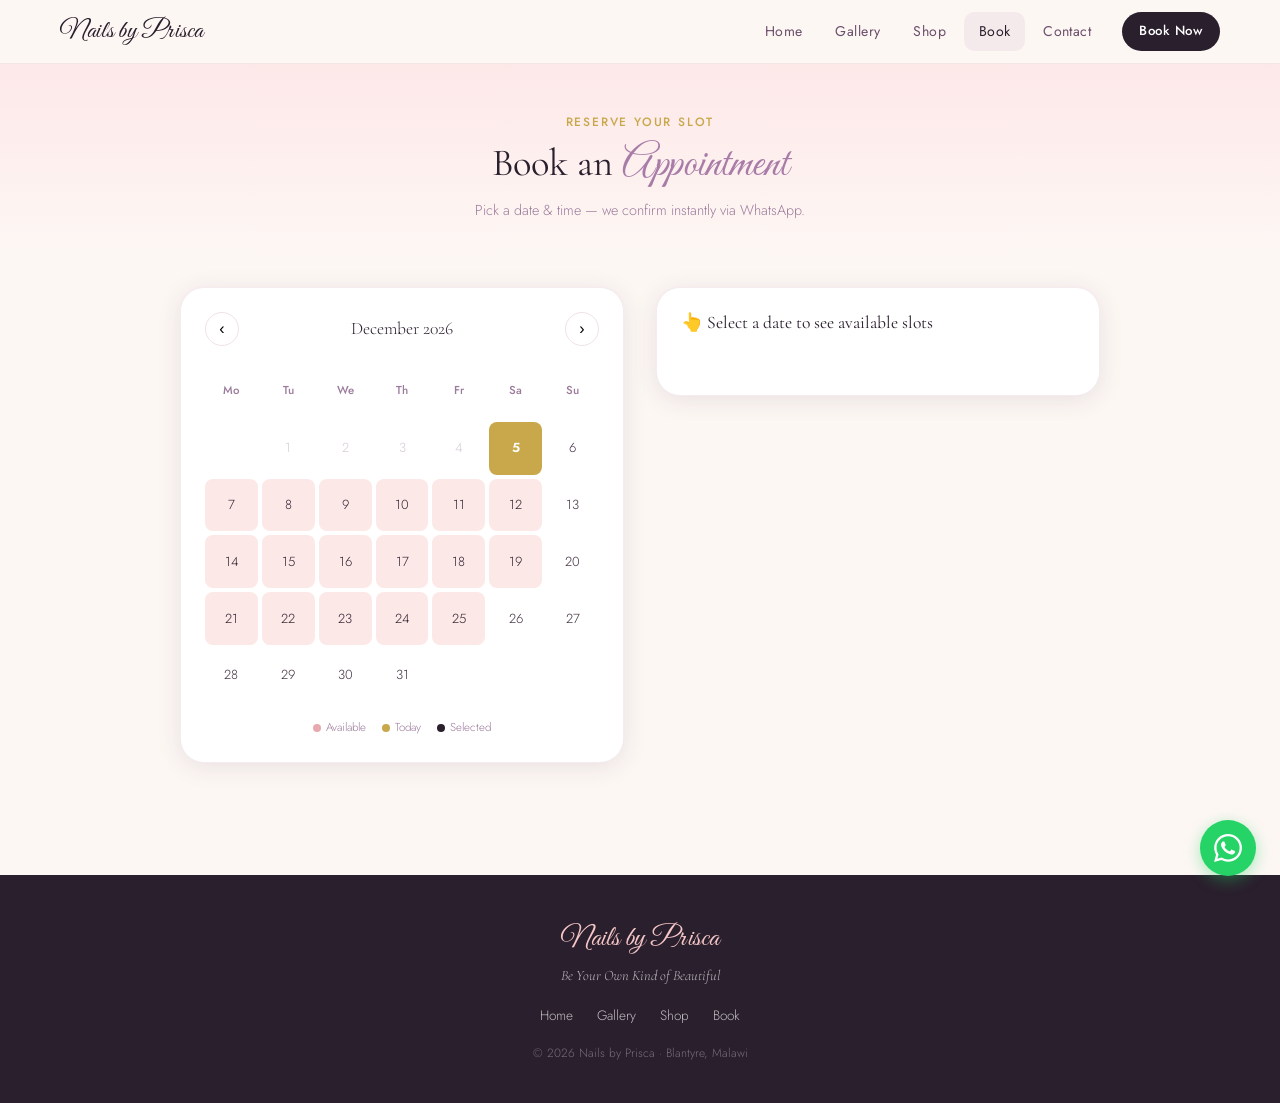
<file: booking.html>
<!DOCTYPE html>
<html lang="en">
<head>
<meta charset="UTF-8">
<meta name="viewport" content="width=device-width, initial-scale=1.0">
<title>Book an Appointment — Nails by Prisca</title>
<link rel="preconnect" href="https://fonts.googleapis.com">
<link href="https://fonts.googleapis.com/css2?family=Cormorant+Garamond:ital,wght@0,300;0,400;0,600;1,400&family=Great+Vibes&family=Jost:wght@300;400;500&display=swap" rel="stylesheet">
<link rel="stylesheet" href="style.css">
</head>
<body>

<header class="site-header">
  <div class="header-inner">
    <a href="index.html" class="logo-link"><span class="logo-script">Nails by Prisca</span></a>
    <nav class="main-nav" id="mainNav">
      <a href="index.html" class="nav-link">Home</a>
      <a href="gallery.html" class="nav-link">Gallery</a>
      <a href="shop.html" class="nav-link">Shop</a>
      <a href="booking.html" class="nav-link active">Book</a>
      <a href="index.html#contact" class="nav-link">Contact</a>
    </nav>
    <a href="booking.html" class="btn-book-nav">Book Now</a>
    <button class="nav-toggle" id="navToggle" aria-label="Menu"><span></span><span></span><span></span></button>
  </div>
</header>

<div class="page-hero">
  <p class="section-label">Reserve Your Slot</p>
  <h1 class="section-title">Book an <span class="script-inline">Appointment</span></h1>
  <p style="color:var(--text-light);font-size:0.9rem;margin-top:0.4rem">Pick a date & time — we confirm instantly via WhatsApp.</p>
</div>

<div class="booking-layout" id="bookingLayout">
  <!-- CALENDAR -->
  <div class="calendar-panel">
    <div class="cal-header">
      <button class="cal-nav-btn" id="calPrev">‹</button>
      <span class="cal-month" id="calMonth"></span>
      <button class="cal-nav-btn" id="calNext">›</button>
    </div>
    <div class="cal-grid" id="calGrid"></div>
    <div class="cal-legend">
      <span><span class="dot" style="background:var(--blush-mid)"></span> Available</span>
      <span><span class="dot" style="background:var(--gold)"></span> Today</span>
      <span><span class="dot" style="background:var(--dark)"></span> Selected</span>
    </div>
  </div>

  <!-- SLOTS + FORM -->
  <div class="slots-panel" id="slotsPanel">
    <h3 class="slots-title" id="slotsTitle">👆 Select a date to see available slots</h3>
    <div class="slots-grid" id="slotsGrid"></div>
    <div class="booking-form" id="bookingForm" style="display:none">
      <h4>Your Details</h4>
      <div class="form-group">
        <label>Your Name</label>
        <input type="text" id="bookName" placeholder="e.g. Amara Banda" required>
      </div>
      <div class="form-group">
        <label>Service</label>
        <select id="bookService">
          <option value="">Select a service…</option>
          <option>Acrylic Nail Set</option>
          <option>Gel Nails</option>
          <option>Press-On Set</option>
          <option>Nail Art / Custom Design</option>
          <option>Manicure</option>
          <option>Other / Not Sure Yet</option>
        </select>
      </div>
      <div class="form-group">
        <label>Any special requests?</label>
        <textarea id="bookNote" placeholder="Design ideas, colours, references…"></textarea>
      </div>
      <button class="btn-primary" id="bookSubmit" style="width:100%">
        <span>Confirm via WhatsApp 💬</span>
      </button>
      <p style="font-size:0.75rem;color:var(--text-light);margin-top:0.6rem;text-align:center">
        This will open WhatsApp with your booking details pre-filled.
      </p>
    </div>
  </div>
</div>

<footer class="site-footer">
  <div class="footer-inner">
    <div class="footer-logo">
      <span class="script-font" style="font-size:1.8rem;color:var(--blush)">Nails by Prisca</span>
      <p>Be Your Own Kind of Beautiful</p>
    </div>
    <nav class="footer-nav">
      <a href="index.html">Home</a>
      <a href="gallery.html">Gallery</a>
      <a href="shop.html">Shop</a>
      <a href="booking.html">Book</a>
    </nav>
    <p class="footer-copy">© 2026 Nails by Prisca · Blantyre, Malawi</p>
  </div>
</footer>

<a href="https://wa.me/265889941700?text=Hi%20Prisca!%20I%27d%20like%20to%20book%20🌸" target="_blank" class="fab-whatsapp" aria-label="WhatsApp">
  <svg width="28" height="28" viewBox="0 0 24 24" fill="currentColor"><path d="M17.472 14.382c-.297-.149-1.758-.867-2.03-.967-.273-.099-.471-.148-.67.15-.197.297-.767.966-.94 1.164-.173.199-.347.223-.644.075-.297-.15-1.255-.463-2.39-1.475-.883-.788-1.48-1.761-1.653-2.059-.173-.297-.018-.458.13-.606.134-.133.298-.347.446-.52.149-.174.198-.298.298-.497.099-.198.05-.371-.025-.52-.075-.149-.669-1.612-.916-2.207-.242-.579-.487-.5-.669-.51-.173-.008-.371-.01-.57-.01-.198 0-.52.074-.792.372-.272.297-1.04 1.016-1.04 2.479 0 1.462 1.065 2.875 1.213 3.074.149.198 2.096 3.2 5.077 4.487.709.306 1.262.489 1.694.625.712.227 1.36.195 1.871.118.571-.085 1.758-.719 2.006-1.413.248-.694.248-1.289.173-1.413-.074-.124-.272-.198-.57-.347m-5.421 7.403h-.004a9.87 9.87 0 01-5.031-1.378l-.361-.214-3.741.982.998-3.648-.235-.374a9.86 9.86 0 01-1.51-5.26c.001-5.45 4.436-9.884 9.888-9.884 2.64 0 5.122 1.03 6.988 2.898a9.825 9.825 0 012.893 6.994c-.003 5.45-4.437 9.884-9.885 9.884m8.413-18.297A11.815 11.815 0 0012.05 0C5.495 0 .16 5.335.157 11.892c0 2.096.547 4.142 1.588 5.945L.057 24l6.305-1.654a11.882 11.882 0 005.683 1.448h.005c6.554 0 11.89-5.335 11.893-11.893a11.821 11.821 0 00-3.48-8.413z"/></svg>
</a>

<script src="assets.js"></script>
<script src="booking.js"></script>
</body>
</html>
</file>
<file: assets/css/style.css>
/* ============================================
   NAILS BY PRISCA — style.css
   Blush Pink · Champagne · Rose Gold · White
   ============================================ */

:root {
  --blush:       #E8A0A8;
  --blush-deep:  #D4697A;
  --blush-pale:  #FDF0F2;
  --rose-gold:   #B5836A;
  --champagne:   #E8D5C0;
  --cream:       #FDF5F0;
  --warm-white:  #FFFAF8;
  --dark:        #1A0A12;
  --dark-mid:    #3C1828;
  --text-dark:   #220D17;
  --text-body:   #5C3040;
  --text-muted:  #9A6070;
  --border:      rgba(232,160,168,0.2);
  --border-dark: rgba(232,160,168,0.35);
  --radius:      12px;
  --radius-lg:   20px;
  --radius-xl:   30px;
  --shadow:      0 6px 30px rgba(212,105,122,0.14);
  --shadow-sm:   0 2px 14px rgba(212,105,122,0.08);
  --font-serif:  'Cormorant Garamond', Georgia, serif;
  --font-sans:   'Jost', system-ui, sans-serif;
  --nav-h:       72px;
  --trans:       0.3s ease;
}

*, *::before, *::after { box-sizing:border-box; margin:0; padding:0; }
html { scroll-behavior:smooth; }
body { font-family:var(--font-sans); background:var(--cream); color:var(--text-body); overflow-x:hidden; line-height:1.65; }
img  { max-width:100%; display:block; }
a    { text-decoration:none; color:inherit; }
ul   { list-style:none; }
input, textarea, select, button { font-family:inherit; }
.container { max-width:1180px; margin:0 auto; padding:0 24px; }
.section { padding:96px 0; }

.section-tag {
  display:inline-block; font-size:0.7rem; font-weight:700;
  letter-spacing:3px; text-transform:uppercase;
  color:var(--blush-deep); background:var(--blush-pale);
  padding:5px 14px; border-radius:100px; margin-bottom:12px;
}
.section-title {
  font-family:var(--font-serif);
  font-size:clamp(2rem,3.5vw,3rem);
  font-weight:600; color:var(--text-dark); line-height:1.2; margin-bottom:14px;
}
.section-title em { color:var(--blush-deep); font-style:italic; }
.section-header { text-align:center; max-width:620px; margin:0 auto 56px; }
.section-header p { color:var(--text-muted); }

/* ── Buttons ── */
.btn {
  display:inline-flex; align-items:center; gap:8px;
  padding:11px 26px; border-radius:100px; font-weight:600;
  font-size:0.9rem; cursor:pointer; border:none; transition:var(--trans); white-space:nowrap;
}
.btn-primary { background:var(--blush-deep); color:#fff; }
.btn-primary:hover { background:#c05065; transform:translateY(-2px); box-shadow:var(--shadow); }
.btn-outline { background:transparent; color:var(--blush-deep); border:2px solid var(--blush-deep); }
.btn-outline:hover { background:var(--blush-pale); transform:translateY(-2px); }
.btn-ghost { background:rgba(255,255,255,0.18); color:#fff; border:1.5px solid rgba(255,255,255,0.4); backdrop-filter:blur(8px); }
.btn-ghost:hover { background:rgba(255,255,255,0.28); }
.btn-sm  { padding:9px 20px; font-size:0.84rem; }
.btn-lg  { padding:14px 32px; font-size:1rem; }
.btn-full { width:100%; justify-content:center; padding:14px; font-size:1rem; }
.mt { margin-top:20px; }

/* ══════════ NAVBAR ══════════ */
.navbar {
  position:fixed; top:0; left:0; right:0; z-index:1000; height:var(--nav-h);
  background:rgba(253,245,240,0.88);
  backdrop-filter:blur(18px); -webkit-backdrop-filter:blur(18px);
  border-bottom:1px solid var(--border);
  transition:box-shadow var(--trans), background var(--trans);
}
.navbar.scrolled { box-shadow:0 2px 20px rgba(212,105,122,0.1); background:rgba(255,255,255,0.97); }
.nav-inner { display:flex; align-items:center; height:var(--nav-h); gap:28px; }
.brand { display:flex; align-items:center; gap:10px; flex-shrink:0; }
.brand-icon { font-size:1.5rem; line-height:1; }
.brand-text { display:flex; flex-direction:column; line-height:1.1; }
.brand-name { font-family:var(--font-serif); font-size:1.15rem; font-weight:700; color:var(--blush-deep); letter-spacing:0.5px; }
.brand-sub  { font-size:0.62rem; font-weight:600; letter-spacing:2px; text-transform:uppercase; color:var(--text-muted); }
.nav-links { display:flex; gap:2px; flex:1; justify-content:center; }
.nav-links a { padding:8px 16px; border-radius:100px; font-size:0.87rem; font-weight:500; color:var(--text-body); transition:var(--trans); }
.nav-links a:hover { background:var(--blush-pale); color:var(--blush-deep); }
.nav-actions { display:flex; align-items:center; gap:10px; flex-shrink:0; }
.hamburger { display:none; flex-direction:column; gap:5px; background:none; border:none; cursor:pointer; padding:6px; }
.hamburger span { width:22px; height:2px; background:var(--blush-deep); border-radius:2px; transition:var(--trans); }

/* ══════════ HERO ══════════ */
.hero {
  position:relative; min-height:100vh;
  display:flex; align-items:center;
  padding-top:var(--nav-h); overflow:hidden;
}
.hero-bg { position:absolute; inset:0; z-index:0; }
.hero-img { width:100%; height:100%; object-fit:cover; }
.hero-overlay {
  position:absolute; inset:0;
  background:linear-gradient(130deg, rgba(26,10,18,0.78) 0%, rgba(61,24,40,0.55) 50%, rgba(180,100,120,0.2) 100%);
}
.hero-content { position:relative; z-index:1; padding:80px 0 110px; max-width:700px; }
.hero-pill {
  display:inline-flex; align-items:center; gap:10px;
  background:rgba(255,255,255,0.12); color:#fff;
  border:1px solid rgba(255,255,255,0.25);
  font-size:0.78rem; font-weight:600; letter-spacing:1.5px; text-transform:uppercase;
  padding:7px 18px; border-radius:100px; margin-bottom:24px;
  backdrop-filter:blur(8px);
}
.pill-dot { width:7px; height:7px; border-radius:50%; background:var(--blush); animation:pulse 2s infinite; }
@keyframes pulse { 0%,100%{opacity:1;transform:scale(1)} 50%{opacity:0.5;transform:scale(1.5)} }
.hero-title {
  font-family:var(--font-serif);
  font-size:clamp(3rem,7vw,5.5rem);
  font-weight:600; color:#fff; line-height:1.1; margin-bottom:20px;
}
.hero-title em { color:var(--champagne); font-style:italic; }
.hero-sub { font-size:1.05rem; color:rgba(255,255,255,0.82); max-width:520px; margin-bottom:36px; }
.hero-actions { display:flex; gap:14px; flex-wrap:wrap; margin-bottom:48px; }
.hero-trust {
  display:flex; align-items:center; gap:0;
  background:rgba(255,255,255,0.08);
  border:1px solid rgba(255,255,255,0.18);
  border-radius:var(--radius-lg); padding:12px 22px;
  width:fit-content; backdrop-filter:blur(6px);
}
.ht-item { display:flex; align-items:center; gap:9px; padding:0 18px; font-size:0.83rem; color:rgba(255,255,255,0.8); }
.ht-item i { color:var(--champagne); }
.ht-divider { width:1px; height:24px; background:rgba(255,255,255,0.18); }
.hero-wave { position:absolute; bottom:-1px; left:0; right:0; z-index:1; }
.hero-wave svg { display:block; width:100%; height:60px; }

/* ══════════ TICKER ══════════ */
.ticker-wrap { background:var(--blush-deep); padding:12px 0; overflow:hidden; }
.ticker-track {
  display:flex; gap:28px; white-space:nowrap;
  animation:ticker 24s linear infinite;
}
.ticker-track span { font-size:0.73rem; font-weight:700; letter-spacing:2.5px; color:rgba(255,255,255,0.9); flex-shrink:0; }
@keyframes ticker { from{transform:translateX(0)} to{transform:translateX(-50%)} }

/* ══════════ SERVICES ══════════ */
.services-section { background:var(--warm-white); }
.services-grid { display:grid; grid-template-columns:repeat(3,1fr); gap:20px; }
.service-card {
  background:#fff; border-radius:var(--radius-lg); overflow:hidden;
  border:1px solid var(--border);
  transition:transform var(--trans), box-shadow var(--trans);
}
.service-card:hover { transform:translateY(-6px); box-shadow:var(--shadow); }
.service-img-wrap { position:relative; height:200px; overflow:hidden; }
.service-img-wrap img { width:100%; height:100%; object-fit:cover; transition:transform 0.5s ease; }
.service-card:hover .service-img-wrap img { transform:scale(1.05); }
.service-overlay { position:absolute; inset:0; background:linear-gradient(to top, rgba(26,10,18,0.35) 0%, transparent 60%); }
.service-body { padding:22px 22px; }
.service-icon {
  width:44px; height:44px; border-radius:50%;
  background:var(--blush-pale); color:var(--blush-deep);
  display:flex; align-items:center; justify-content:center;
  font-size:1.1rem; margin-bottom:12px;
}
.service-body h3 { font-family:var(--font-serif); font-size:1.3rem; font-weight:600; color:var(--text-dark); margin-bottom:8px; }
.service-body > p { color:var(--text-muted); font-size:0.87rem; margin-bottom:14px; line-height:1.6; }
.service-list { display:flex; flex-direction:column; gap:5px; margin-bottom:16px; }
.service-list li { font-size:0.82rem; color:var(--text-body); padding-left:14px; position:relative; }
.service-list li::before { content:'✦'; position:absolute; left:0; color:var(--blush); font-size:0.6rem; top:3px; }

/* ══════════ PRICING ══════════ */
.pricing-section { background:var(--blush-pale); }
.pricing-grid { display:grid; grid-template-columns:repeat(4,1fr); gap:18px; margin-bottom:28px; }
.price-card {
  background:#fff; border-radius:var(--radius-lg); padding:26px 22px;
  border:1px solid var(--border); position:relative;
  transition:transform var(--trans), box-shadow var(--trans);
}
.price-card:hover { transform:translateY(-4px); box-shadow:var(--shadow); }
.price-card.featured-price {
  border-color:var(--blush-deep);
  box-shadow:0 4px 24px rgba(212,105,122,0.18);
}
.pc-badge {
  position:absolute; top:-12px; left:50%; transform:translateX(-50%);
  background:var(--blush-deep); color:#fff;
  font-size:0.68rem; font-weight:800; letter-spacing:1.5px; text-transform:uppercase;
  padding:4px 14px; border-radius:100px; white-space:nowrap;
}
.pc-header { display:flex; align-items:center; gap:10px; margin-bottom:18px; padding-bottom:14px; border-bottom:1px solid var(--border); }
.pc-header i { color:var(--blush-deep); font-size:1.1rem; }
.pc-header h3 { font-family:var(--font-serif); font-size:1.25rem; font-weight:600; color:var(--text-dark); }
.price-list { display:flex; flex-direction:column; gap:10px; }
.pl-item { display:flex; justify-content:space-between; align-items:center; gap:8px; font-size:0.85rem; color:var(--text-body); }
.pl-item .price { color:var(--blush-deep); font-weight:700; font-size:0.83rem; white-space:nowrap; }
.pricing-note {
  display:flex; align-items:flex-start; gap:12px;
  background:#fff; border:1px solid var(--border); border-radius:var(--radius);
  padding:14px 18px; font-size:0.84rem; color:var(--text-muted); max-width:700px; margin:0 auto;
}
.pricing-note i { color:var(--blush); flex-shrink:0; margin-top:2px; }

/* ══════════ GALLERY ══════════ */
.gallery-section { background:var(--cream); }
.gallery-filter { display:flex; justify-content:center; gap:8px; margin-bottom:32px; flex-wrap:wrap; }
.gf-btn {
  background:none; border:1.5px solid var(--border-dark); color:var(--text-muted);
  font-size:0.82rem; font-weight:600; padding:8px 22px; border-radius:100px;
  cursor:pointer; transition:var(--trans); letter-spacing:0.5px;
}
.gf-btn.active, .gf-btn:hover { background:var(--blush-deep); color:#fff; border-color:var(--blush-deep); }
.gallery-grid {
  display:grid; grid-template-columns:repeat(4,1fr);
  grid-auto-rows:200px; gap:10px; margin-bottom:28px;
}
.gal-item { overflow:hidden; border-radius:var(--radius); position:relative; cursor:pointer; }
.gal-item.gal-tall  { grid-row:span 2; }
.gal-item.gal-wide  { grid-column:span 2; }
.gal-item.hidden    { display:none; }
.gal-item img { width:100%; height:100%; object-fit:cover; transition:transform 0.5s ease; }
.gal-item:hover img { transform:scale(1.06); }
.gal-overlay {
  position:absolute; inset:0; background:rgba(26,10,18,0.5);
  display:flex; align-items:center; justify-content:center;
  opacity:0; transition:opacity var(--trans);
}
.gal-item:hover .gal-overlay { opacity:1; }
.gal-overlay span { color:#fff; font-size:0.82rem; font-weight:700; letter-spacing:2px; text-transform:uppercase; }
.gallery-cta { text-align:center; }

/* ══════════ ABOUT ══════════ */
.about-section { background:var(--warm-white); }
.about-inner { display:grid; grid-template-columns:1fr 1fr; gap:64px; align-items:center; }
.about-img-wrap { position:relative; }
.about-img-wrap > img { width:100%; height:500px; object-fit:cover; border-radius:var(--radius-xl); }
.about-stat-card {
  position:absolute; bottom:24px; left:24px; right:24px;
  background:rgba(255,255,255,0.92); backdrop-filter:blur(12px);
  border-radius:var(--radius-lg); padding:16px 20px;
  display:flex; align-items:center; justify-content:space-around;
  box-shadow:var(--shadow);
}
.asc-item { text-align:center; }
.asc-num  { display:block; font-family:var(--font-serif); font-size:1.8rem; font-weight:700; color:var(--blush-deep); }
.asc-item span:not(.asc-num) { font-size:0.76rem; color:var(--text-muted); font-weight:500; }
.asc-divider { width:1px; height:36px; background:var(--border-dark); }
.about-text p { color:var(--text-muted); margin-bottom:14px; font-size:0.95rem; }
.about-highlights { display:flex; flex-direction:column; gap:12px; margin:24px 0; }
.ah-item {
  display:flex; align-items:flex-start; gap:14px;
  padding:14px 16px; background:var(--blush-pale); border-radius:var(--radius);
}
.ah-item i { color:var(--blush-deep); font-size:1rem; flex-shrink:0; margin-top:2px; }
.ah-item strong { display:block; font-size:0.88rem; color:var(--text-dark); margin-bottom:2px; }
.ah-item span   { font-size:0.82rem; color:var(--text-muted); }

/* ══════════ TESTIMONIALS ══════════ */
.testimonials-section { background:var(--blush-pale); }
.testi-grid { display:grid; grid-template-columns:repeat(3,1fr); gap:20px; }
.testi-card {
  background:#fff; border-radius:var(--radius-lg); padding:26px 24px;
  border:1px solid var(--border);
  transition:box-shadow var(--trans);
}
.testi-card:hover { box-shadow:var(--shadow); }
.quote-icon { color:var(--blush); font-size:1.4rem; margin-bottom:12px; opacity:0.5; }
.testi-card > p { color:var(--text-body); font-size:0.9rem; font-style:italic; line-height:1.72; margin-bottom:14px; }
.testi-stars { font-size:0.9rem; margin-bottom:16px; }
.testi-author { display:flex; align-items:center; gap:12px; }
.testi-author img { width:42px; height:42px; border-radius:50%; object-fit:cover; border:2px solid var(--blush-pale); }
.testi-author strong { display:block; font-size:0.88rem; color:var(--text-dark); }
.testi-author span   { font-size:0.78rem; color:var(--text-muted); }

/* ══════════ BOOK ══════════ */
.book-section { background:var(--warm-white); }
.book-inner { display:grid; grid-template-columns:1fr 1.2fr; gap:56px; align-items:start; }
.book-info > p { color:var(--text-muted); margin-bottom:24px; }
.book-contact-cards { display:flex; flex-direction:column; gap:10px; margin-bottom:18px; }
.bcc {
  display:flex; align-items:flex-start; gap:14px;
  background:#fff; border:1px solid var(--border); border-radius:var(--radius);
  padding:13px 16px; transition:border-color var(--trans);
}
.bcc:hover { border-color:var(--blush-deep); }
.bcc i { color:var(--blush-deep); font-size:1rem; flex-shrink:0; margin-top:2px; }
.bcc strong { display:block; font-size:0.83rem; color:var(--text-dark); margin-bottom:2px; }
.bcc span, .bcc a { font-size:0.81rem; color:var(--text-muted); line-height:1.5; }
.bcc a:hover { color:var(--blush-deep); }
.book-img { border-radius:var(--radius-lg); overflow:hidden; height:150px; margin-top:8px; }
.book-img img { width:100%; height:100%; object-fit:cover; }
.book-form {
  background:#fff; border:1px solid var(--border); border-radius:var(--radius-xl);
  padding:34px 30px; box-shadow:var(--shadow-sm);
}
.form-title h3 { font-family:var(--font-serif); font-size:1.7rem; color:var(--text-dark); margin-bottom:4px; }
.form-title p  { color:var(--text-muted); font-size:0.87rem; margin-bottom:22px; }
.form-row { display:grid; grid-template-columns:1fr 1fr; gap:14px; }
.form-group { margin-bottom:15px; }
.form-group label { display:block; font-size:0.77rem; font-weight:600; color:var(--text-body); margin-bottom:7px; text-transform:uppercase; letter-spacing:0.5px; }
.form-group input,
.form-group select,
.form-group textarea {
  width:100%; padding:11px 14px; border-radius:var(--radius);
  border:1.5px solid var(--border-dark);
  background:var(--cream); color:var(--text-dark); font-size:0.9rem;
  transition:border-color var(--trans);
}
.form-group input:focus,
.form-group select:focus,
.form-group textarea:focus { outline:none; border-color:var(--blush-deep); background:#fff; }
.form-group textarea { resize:vertical; }
.form-note { text-align:center; font-size:0.8rem; color:var(--text-muted); margin-top:12px; }
.form-success {
  background:var(--blush-pale); color:var(--dark-mid);
  border:1px solid var(--border-dark); border-radius:var(--radius);
  padding:12px 16px; display:flex; align-items:center; gap:10px;
  margin-top:12px; font-size:0.88rem; font-weight:500;
}
.form-success i { color:var(--blush-deep); }

/* ══════════ FOOTER ══════════ */
.footer-wave svg { display:block; width:100%; }
.footer-body { background:var(--dark); padding:48px 0 0; }
.footer-inner { display:grid; grid-template-columns:2fr 1fr 1fr; gap:40px; padding-bottom:40px; }
.brand-wrap { display:flex; align-items:center; gap:10px; margin-bottom:14px; }
.brand-icon-lg { font-size:1.8rem; }
.footer-brand-name { display:block; font-family:var(--font-serif); font-size:1.2rem; color:var(--champagne); }
.footer-brand-sub  { display:block; font-size:0.62rem; font-weight:600; letter-spacing:2.5px; text-transform:uppercase; color:rgba(255,255,255,0.35); }
.footer-brand > p { font-size:0.86rem; color:rgba(255,255,255,0.45); line-height:1.7; margin-bottom:18px; }
.social-links { display:flex; gap:10px; }
.social-links a {
  width:36px; height:36px; border-radius:50%;
  background:rgba(232,160,168,0.12); color:var(--blush);
  border:1px solid rgba(232,160,168,0.2);
  display:flex; align-items:center; justify-content:center;
  font-size:0.88rem; transition:var(--trans);
}
.social-links a:hover { background:var(--blush-deep); color:#fff; border-color:var(--blush-deep); }
.footer-col h4 { color:var(--champagne); font-size:0.73rem; font-weight:700; letter-spacing:2.5px; text-transform:uppercase; margin-bottom:16px; }
.footer-col ul  { display:flex; flex-direction:column; gap:9px; }
.footer-col ul li { font-size:0.84rem; color:rgba(255,255,255,0.4); }
.footer-contact li { display:flex; align-items:center; gap:9px; }
.footer-contact i  { color:var(--blush); font-size:0.85rem; }
.footer-bottom { border-top:1px solid rgba(255,255,255,0.06); padding:18px 0; }
.footer-bottom .container { display:flex; justify-content:space-between; align-items:center; flex-wrap:wrap; gap:8px; }
.footer-bottom p { font-size:0.8rem; color:rgba(255,255,255,0.25); }
.footer-tag { font-family:var(--font-serif); font-style:italic; color:rgba(232,160,168,0.45) !important; }

/* ── Back to Top ── */
.back-to-top {
  position:fixed; bottom:28px; right:28px; z-index:999;
  width:44px; height:44px; border-radius:50%;
  background:var(--blush-deep); color:#fff; border:none; cursor:pointer;
  display:flex; align-items:center; justify-content:center;
  font-size:0.85rem; box-shadow:var(--shadow);
  opacity:0; transform:translateY(10px); transition:opacity var(--trans), transform var(--trans);
}
.back-to-top.visible { opacity:1; transform:translateY(0); }
.back-to-top:hover { background:#c05065; }

/* ══════════ RESPONSIVE ══════════ */
@media (max-width:1024px) {
  .services-grid  { grid-template-columns:1fr 1fr; }
  .pricing-grid   { grid-template-columns:1fr 1fr; }
  .about-inner    { grid-template-columns:1fr; }
  .book-inner     { grid-template-columns:1fr; }
  .footer-inner   { grid-template-columns:1fr 1fr; }
}
@media (max-width:768px) {
  .nav-links { display:none; }
  .nav-links.open {
    display:flex; flex-direction:column; gap:4px;
    position:absolute; top:var(--nav-h); left:0; right:0;
    background:rgba(253,245,240,0.98); backdrop-filter:blur(18px);
    border-bottom:1px solid var(--border); padding:16px 24px;
  }
  .hamburger { display:flex; }
  .nav-actions .btn-outline { display:none; }
  .services-grid { grid-template-columns:1fr; }
  .pricing-grid  { grid-template-columns:1fr; }
  .gallery-grid  { grid-template-columns:1fr 1fr; grid-auto-rows:160px; }
  .gal-item.gal-tall { grid-row:span 1; }
  .gal-item.gal-wide { grid-column:span 2; }
  .testi-grid    { grid-template-columns:1fr; }
  .footer-inner  { grid-template-columns:1fr; }
  .footer-bottom .container { flex-direction:column; text-align:center; }
  .hero-trust    { flex-direction:column; align-items:flex-start; gap:10px; width:100%; }
  .ht-divider    { width:100%; height:1px; }
  .about-stat-card { flex-direction:column; gap:12px; }
  .asc-divider   { width:60px; height:1px; }
}
@media (max-width:480px) {
  .section { padding:60px 0; }
  .hero-title { font-size:2.6rem; }
  .hero-actions { flex-direction:column; }
  .form-row { grid-template-columns:1fr; }
  .gallery-grid { grid-template-columns:1fr; grid-auto-rows:200px; }
  .gal-item.gal-wide { grid-column:span 1; }
}
</file>
<file: style.css>
/* =====================================================
   NAILS BY PRISCA — style.css
   Theme: Blush Luxe · Soft Pink · Gold · Dusty Purple
   ===================================================== */

:root {
  --blush:       #f5c6c6;
  --blush-light: #fde8e8;
  --blush-mid:   #e8a8b0;
  --mauve:       #c9a0b4;
  --purple:      #a97ca8;
  --purple-soft: #d4b8d4;
  --gold:        #c9a84c;
  --gold-light:  #e8d5a3;
  --cream:       #fdf7f4;
  --dark:        #2a1f2d;
  --dark-mid:    #4a3550;
  --text:        #3d2b3d;
  --text-mid:    #6b4f6b;
  --text-light:  #9b7a9b;
  --white:       #ffffff;

  --font-display: 'Great Vibes', cursive;
  --font-serif:   'Cormorant Garamond', Georgia, serif;
  --font-body:    'Jost', system-ui, sans-serif;

  --radius:      16px;
  --radius-sm:   10px;
  --radius-lg:   24px;
  --shadow:      0 4px 24px rgba(42,31,45,0.10);
  --shadow-lg:   0 8px 48px rgba(42,31,45,0.16);

  --nav-h:       64px;
  --max-w:       1200px;
}

/* ===== RESET & BASE ===== */
*, *::before, *::after { box-sizing: border-box; margin: 0; padding: 0; }
html { scroll-behavior: smooth; }
body {
  font-family: var(--font-body);
  font-weight: 300;
  color: var(--text);
  background: var(--cream);
  overflow-x: hidden;
  line-height: 1.7;
}
img { max-width: 100%; display: block; }
a { color: inherit; text-decoration: none; }

/* ===== TYPOGRAPHY ===== */
.script-font   { font-family: var(--font-display); }
.script-inline { font-family: var(--font-display); font-size: 1.15em; color: var(--purple); }

h1,h2,h3,h4 { font-family: var(--font-serif); font-weight: 400; line-height: 1.2; }
h1 { font-size: clamp(2rem, 6vw, 4rem); }
h2 { font-size: clamp(1.6rem, 4vw, 2.6rem); }
h3 { font-size: 1.2rem; }

/* ===== HEADER ===== */
.site-header {
  position: sticky;
  top: 0;
  z-index: 100;
  background: rgba(253,247,244,0.92);
  backdrop-filter: blur(12px);
  -webkit-backdrop-filter: blur(12px);
  border-bottom: 1px solid rgba(201,160,180,0.2);
  height: var(--nav-h);
}
.header-inner {
  max-width: var(--max-w);
  margin: 0 auto;
  height: 100%;
  padding: 0 1.25rem;
  display: flex;
  align-items: center;
  gap: 1rem;
}
.logo-link { display: flex; align-items: center; flex-shrink: 0; }
.logo-img { height: 44px; width: auto; object-fit: contain; }
.logo-script { font-family: var(--font-display); font-size: 1.6rem; color: var(--dark); }
.main-nav {
  display: flex;
  gap: 0.25rem;
  margin-left: auto;
}
.nav-link {
  padding: 0.45rem 0.9rem;
  border-radius: var(--radius-sm);
  font-size: 0.88rem;
  font-weight: 400;
  letter-spacing: 0.03em;
  color: var(--text-mid);
  transition: background 0.2s, color 0.2s;
}
.nav-link:hover, .nav-link.active {
  background: rgba(201,160,180,0.15);
  color: var(--dark);
}
.btn-book-nav {
  flex-shrink: 0;
  padding: 0.5rem 1.1rem;
  background: var(--dark);
  color: var(--white);
  border-radius: 50px;
  font-size: 0.83rem;
  font-weight: 500;
  letter-spacing: 0.04em;
  transition: background 0.2s, transform 0.15s;
}
.btn-book-nav:hover { background: var(--purple); transform: translateY(-1px); }
.nav-toggle {
  display: none;
  flex-direction: column;
  gap: 5px;
  background: none;
  border: none;
  cursor: pointer;
  padding: 6px;
  margin-left: auto;
}
.nav-toggle span {
  display: block;
  width: 22px; height: 2px;
  background: var(--dark);
  border-radius: 2px;
  transition: 0.3s;
}

/* ===== HERO ===== */
.hero {
  position: relative;
  min-height: calc(100svh - var(--nav-h));
  display: flex;
  flex-direction: column;
  align-items: center;
  justify-content: center;
  text-align: center;
  padding: 3rem 1.25rem 4rem;
  overflow: hidden;
}
.hero-bg {
  position: absolute;
  inset: 0;
  pointer-events: none;
}
.hero-blob {
  position: absolute;
  border-radius: 50%;
  filter: blur(80px);
  opacity: 0.45;
}
.blob1 {
  width: 55vw; height: 55vw;
  background: var(--blush);
  top: -15%; left: -10%;
}
.blob2 {
  width: 40vw; height: 40vw;
  background: var(--purple-soft);
  bottom: 0; right: -5%;
}
.blob3 {
  width: 30vw; height: 30vw;
  background: var(--gold-light);
  top: 30%; left: 55%;
}
.hero-content {
  position: relative;
  z-index: 2;
  max-width: 680px;
}
.hero-tag {
  display: inline-block;
  background: rgba(201,160,180,0.18);
  border: 1px solid rgba(201,160,180,0.35);
  border-radius: 50px;
  padding: 0.3rem 1rem;
  font-size: 0.8rem;
  font-weight: 400;
  letter-spacing: 0.1em;
  color: var(--text-mid);
  margin-bottom: 1rem;
  text-transform: uppercase;
}
.hero-title {
  font-size: clamp(3rem, 12vw, 6rem);
  font-family: var(--font-display);
  color: var(--dark);
  line-height: 1;
  margin-bottom: 0.6rem;
}
.hero-tagline {
  font-family: var(--font-serif);
  font-style: italic;
  font-size: clamp(1rem, 3vw, 1.4rem);
  color: var(--text-mid);
  letter-spacing: 0.08em;
  margin-bottom: 0.8rem;
}
.hero-sub {
  font-size: 0.95rem;
  color: var(--text-light);
  max-width: 460px;
  margin: 0 auto 2rem;
}
.hero-actions {
  display: flex;
  gap: 0.8rem;
  justify-content: center;
  flex-wrap: wrap;
}
.hero-scroll-hint {
  position: absolute;
  bottom: 1.5rem;
  left: 50%;
  transform: translateX(-50%);
  font-size: 0.75rem;
  letter-spacing: 0.12em;
  color: var(--text-light);
  animation: bobble 2s ease-in-out infinite;
}
@keyframes bobble { 0%,100%{transform:translateX(-50%) translateY(0)} 50%{transform:translateX(-50%) translateY(6px)} }

/* ===== BUTTONS ===== */
.btn-primary {
  display: inline-block;
  padding: 0.75rem 1.8rem;
  background: var(--dark);
  color: var(--white);
  border-radius: 50px;
  font-weight: 500;
  font-size: 0.9rem;
  letter-spacing: 0.04em;
  transition: background 0.2s, transform 0.15s, box-shadow 0.2s;
}
.btn-primary:hover { background: var(--purple); transform: translateY(-2px); box-shadow: 0 6px 20px rgba(169,124,168,0.35); }

.btn-secondary {
  display: inline-block;
  padding: 0.75rem 1.8rem;
  border: 1.5px solid var(--dark);
  color: var(--dark);
  border-radius: 50px;
  font-weight: 400;
  font-size: 0.9rem;
  letter-spacing: 0.04em;
  transition: background 0.2s, color 0.2s, transform 0.15s;
}
.btn-secondary:hover { background: var(--dark); color: var(--white); transform: translateY(-2px); }

.btn-outline {
  display: inline-block;
  padding: 0.7rem 1.6rem;
  border: 1.5px solid var(--purple);
  color: var(--purple);
  border-radius: 50px;
  font-size: 0.88rem;
  font-weight: 400;
  transition: background 0.2s, color 0.2s;
}
.btn-outline:hover { background: var(--purple); color: var(--white); }

.btn-gold {
  display: inline-block;
  padding: 0.75rem 1.8rem;
  background: var(--gold);
  color: var(--white);
  border-radius: 50px;
  font-weight: 500;
  font-size: 0.9rem;
  letter-spacing: 0.04em;
  transition: background 0.2s, transform 0.15s;
}
.btn-gold:hover { background: #a8893a; transform: translateY(-2px); }

.btn-whatsapp {
  display: inline-flex;
  align-items: center;
  gap: 0.6rem;
  padding: 0.85rem 2rem;
  background: #25d366;
  color: var(--white);
  border-radius: 50px;
  font-weight: 500;
  font-size: 0.95rem;
  transition: background 0.2s, transform 0.15s;
}
.btn-whatsapp:hover { background: #128c7e; transform: translateY(-2px); }

/* ===== SOCIAL STRIP ===== */
.social-strip {
  display: flex;
  align-items: center;
  justify-content: center;
  gap: 1rem;
  padding: 0.75rem 1rem;
  background: rgba(201,160,180,0.10);
  border-top: 1px solid rgba(201,160,180,0.2);
  border-bottom: 1px solid rgba(201,160,180,0.2);
}
.social-chip {
  display: inline-flex;
  align-items: center;
  gap: 0.4rem;
  font-size: 0.82rem;
  color: var(--text-mid);
  font-weight: 400;
  transition: color 0.2s;
}
.social-chip:hover { color: var(--purple); }
.social-divider { color: var(--gold); font-size: 0.75rem; }

/* ===== SECTIONS ===== */
.section {
  padding: 4.5rem 1.25rem;
  max-width: var(--max-w);
  margin: 0 auto;
}
.section-header {
  text-align: center;
  margin-bottom: 2.5rem;
}
.section-label {
  font-size: 0.75rem;
  font-weight: 500;
  letter-spacing: 0.15em;
  text-transform: uppercase;
  color: var(--gold);
  margin-bottom: 0.4rem;
}
.section-title {
  font-family: var(--font-serif);
  font-size: clamp(1.6rem, 4vw, 2.4rem);
  color: var(--dark);
}
.text-center { text-align: center; }
.mt-2 { margin-top: 2rem; }

/* ===== SERVICES GRID ===== */
.services-grid {
  display: grid;
  grid-template-columns: repeat(auto-fit, minmax(220px, 1fr));
  gap: 1.2rem;
}
.service-card {
  display: flex;
  flex-direction: column;
  background: var(--white);
  border: 1px solid rgba(201,160,180,0.2);
  border-radius: var(--radius-lg);
  padding: 1.8rem 1.5rem;
  transition: transform 0.2s, box-shadow 0.2s, border-color 0.2s;
  cursor: pointer;
}
.service-card:hover {
  transform: translateY(-4px);
  box-shadow: var(--shadow-lg);
  border-color: rgba(201,160,180,0.4);
}
.service-card--accent {
  background: linear-gradient(135deg, var(--blush-light) 0%, var(--purple-soft) 100%);
  border-color: transparent;
}
.service-icon { font-size: 2rem; margin-bottom: 0.8rem; }
.service-card h3 { font-family: var(--font-serif); margin-bottom: 0.4rem; font-size: 1.15rem; }
.service-card p { font-size: 0.88rem; color: var(--text-mid); flex: 1; }
.service-cta { margin-top: 1rem; font-size: 0.82rem; font-weight: 500; color: var(--purple); }

/* ===== GALLERY GRID ===== */
.gallery-grid {
  display: grid;
  grid-template-columns: repeat(3, 1fr);
  gap: 0.6rem;
}
.gallery-item {
  aspect-ratio: 1;
  border-radius: var(--radius-sm);
  overflow: hidden;
  background: rgba(201,160,180,0.1);
  cursor: pointer;
  position: relative;
}
.gallery-item img {
  width: 100%; height: 100%;
  object-fit: cover;
  transition: transform 0.4s;
}
.gallery-item:hover img { transform: scale(1.06); }
.gallery-item.loading-placeholder {
  animation: pulse 1.6s ease-in-out infinite alternate;
}
@keyframes pulse { from{background:rgba(201,160,180,0.1)} to{background:rgba(201,160,180,0.25)} }

/* ===== BOOKING TEASER ===== */
.booking-teaser {
  background: linear-gradient(135deg, var(--dark) 0%, var(--dark-mid) 100%);
  border-radius: var(--radius-lg);
  max-width: calc(var(--max-w) - 2.5rem);
  margin: 0 auto 2rem;
  padding: 3.5rem 2rem;
}
.booking-teaser-inner {
  display: flex;
  align-items: center;
  gap: 3rem;
  flex-wrap: wrap;
  justify-content: center;
}
.booking-teaser-text { flex: 1; min-width: 260px; }

/* Mini Calendar */
.mini-cal {
  background: rgba(255,255,255,0.08);
  border: 1px solid rgba(255,255,255,0.12);
  border-radius: var(--radius);
  padding: 1.2rem;
  min-width: 220px;
}
.mini-cal-header {
  text-align: center;
  font-family: var(--font-serif);
  color: var(--white);
  font-size: 1.05rem;
  margin-bottom: 0.8rem;
  letter-spacing: 0.06em;
}
.mini-cal-grid {
  display: grid;
  grid-template-columns: repeat(7, 1fr);
  gap: 3px;
}
.mc-day {
  text-align: center;
  padding: 5px 2px;
  border-radius: 6px;
  font-size: 0.78rem;
  color: rgba(255,255,255,0.6);
}
.mc-day.hdr { color: var(--gold); font-weight: 500; font-size: 0.7rem; }
.mc-day.avail { background: rgba(201,160,180,0.25); color: var(--blush); cursor: pointer; }
.mc-day.today { background: var(--gold); color: var(--white); font-weight: 500; }
.mc-day.past { opacity: 0.35; }
.mini-cal-legend {
  margin-top: 0.8rem;
  font-size: 0.72rem;
  color: rgba(255,255,255,0.5);
  display: flex;
  align-items: center;
  gap: 0.3rem;
  justify-content: center;
}
.dot-avail, .dot-today {
  display: inline-block;
  width: 8px; height: 8px;
  border-radius: 50%;
}
.dot-avail { background: rgba(201,160,180,0.6); }
.dot-today { background: var(--gold); }

/* ===== CONTACT ===== */
.contact-grid {
  display: grid;
  grid-template-columns: repeat(auto-fit, minmax(180px, 1fr));
  gap: 1rem;
  margin-bottom: 2rem;
}
.contact-card {
  background: var(--white);
  border: 1px solid rgba(201,160,180,0.2);
  border-radius: var(--radius);
  padding: 1.5rem;
  text-align: center;
  transition: box-shadow 0.2s;
}
.contact-card:hover { box-shadow: var(--shadow); }
.contact-icon { font-size: 1.8rem; margin-bottom: 0.5rem; }
.contact-card h4 { font-size: 0.8rem; font-weight: 500; letter-spacing: 0.08em; text-transform: uppercase; color: var(--text-light); margin-bottom: 0.3rem; }
.contact-card p, .contact-link { font-size: 0.95rem; color: var(--text); }
.contact-link:hover { color: var(--purple); }
.whatsapp-cta { text-align: center; }

/* ===== FOOTER ===== */
.site-footer {
  background: var(--dark);
  color: rgba(255,255,255,0.7);
  padding: 2.5rem 1.25rem;
  margin-top: 3rem;
}
.footer-inner {
  max-width: var(--max-w);
  margin: 0 auto;
  text-align: center;
}
.footer-logo { margin-bottom: 1rem; }
.footer-logo span { color: var(--blush); }
.footer-logo p { font-style: italic; font-family: var(--font-serif); font-size: 0.9rem; }
.footer-nav { display: flex; justify-content: center; gap: 1.5rem; margin: 1rem 0; }
.footer-nav a { font-size: 0.85rem; transition: color 0.2s; }
.footer-nav a:hover { color: var(--blush); }
.footer-copy { font-size: 0.75rem; opacity: 0.5; }

/* ===== FAB WHATSAPP ===== */
.fab-whatsapp {
  position: fixed;
  bottom: 1.5rem;
  right: 1.5rem;
  z-index: 200;
  width: 56px; height: 56px;
  background: #25d366;
  border-radius: 50%;
  display: flex;
  align-items: center;
  justify-content: center;
  color: var(--white);
  box-shadow: 0 4px 16px rgba(37,211,102,0.4);
  transition: transform 0.2s, box-shadow 0.2s;
}
.fab-whatsapp:hover { transform: scale(1.1); box-shadow: 0 8px 24px rgba(37,211,102,0.5); }

/* ===== SHOP PAGE ===== */
.page-hero {
  padding: 3rem 1.25rem 2rem;
  text-align: center;
  background: linear-gradient(to bottom, var(--blush-light), var(--cream));
}
.filter-bar {
  display: flex;
  gap: 0.5rem;
  justify-content: center;
  flex-wrap: wrap;
  padding: 0 1.25rem 2rem;
}
.filter-btn {
  padding: 0.5rem 1.1rem;
  border: 1.5px solid rgba(201,160,180,0.35);
  border-radius: 50px;
  background: var(--white);
  font-size: 0.82rem;
  cursor: pointer;
  transition: all 0.2s;
  font-family: var(--font-body);
  color: var(--text-mid);
}
.filter-btn:hover, .filter-btn.active {
  background: var(--dark);
  border-color: var(--dark);
  color: var(--white);
}
.products-grid {
  display: grid;
  grid-template-columns: repeat(auto-fill, minmax(200px, 1fr));
  gap: 1.2rem;
  max-width: var(--max-w);
  margin: 0 auto;
  padding: 0 1.25rem 4rem;
}
.product-card {
  background: var(--white);
  border-radius: var(--radius);
  overflow: hidden;
  border: 1px solid rgba(201,160,180,0.2);
  transition: transform 0.2s, box-shadow 0.2s;
  display: flex;
  flex-direction: column;
}
.product-card:hover { transform: translateY(-4px); box-shadow: var(--shadow-lg); }
.product-img-wrap {
  position: relative;
  aspect-ratio: 1;
  overflow: hidden;
  background: var(--blush-light);
}
.product-img-wrap img {
  width: 100%; height: 100%;
  object-fit: cover;
  transition: transform 0.4s;
}
.product-card:hover .product-img-wrap img { transform: scale(1.06); }
.product-badge {
  position: absolute;
  top: 0.6rem; left: 0.6rem;
  background: var(--gold);
  color: var(--white);
  padding: 0.15rem 0.55rem;
  border-radius: 50px;
  font-size: 0.68rem;
  font-weight: 500;
  letter-spacing: 0.06em;
  text-transform: uppercase;
}
.product-info {
  padding: 1rem;
  flex: 1;
  display: flex;
  flex-direction: column;
}
.product-info h3 { font-size: 0.95rem; margin-bottom: 0.3rem; font-family: var(--font-serif); }
.product-info p { font-size: 0.8rem; color: var(--text-light); flex: 1; }
.product-actions {
  padding: 0 1rem 1rem;
  display: flex;
  gap: 0.5rem;
}
.btn-ask-price, .btn-book-appt {
  flex: 1;
  padding: 0.5rem 0.5rem;
  border-radius: 8px;
  font-size: 0.75rem;
  font-weight: 500;
  font-family: var(--font-body);
  cursor: pointer;
  border: none;
  transition: background 0.2s, transform 0.15s;
  text-align: center;
  display: block;
}
.btn-ask-price {
  background: rgba(201,160,180,0.15);
  color: var(--text-mid);
  border: 1px solid rgba(201,160,180,0.3);
}
.btn-ask-price:hover { background: var(--purple); color: var(--white); }
.btn-book-appt {
  background: var(--dark);
  color: var(--white);
}
.btn-book-appt:hover { background: var(--purple); transform: translateY(-1px); }

/* ===== GALLERY PAGE ===== */
.gallery-full-grid {
  columns: 3;
  column-gap: 0.6rem;
  padding: 0 1.25rem 4rem;
  max-width: var(--max-w);
  margin: 0 auto;
}
.gallery-full-item {
  break-inside: avoid;
  margin-bottom: 0.6rem;
  border-radius: var(--radius-sm);
  overflow: hidden;
  cursor: pointer;
  position: relative;
}
.gallery-full-item img, .gallery-full-item video {
  width: 100%;
  display: block;
  transition: transform 0.4s;
}
.gallery-full-item:hover img,
.gallery-full-item:hover video { transform: scale(1.03); }
.gallery-overlay {
  position: absolute;
  inset: 0;
  background: rgba(42,31,45,0);
  transition: background 0.3s;
  display: flex;
  align-items: center;
  justify-content: center;
}
.gallery-full-item:hover .gallery-overlay { background: rgba(42,31,45,0.25); }
.gallery-overlay-icon { color: white; font-size: 1.5rem; opacity: 0; transition: opacity 0.3s; }
.gallery-full-item:hover .gallery-overlay-icon { opacity: 1; }

/* ===== LIGHTBOX ===== */
.lightbox {
  display: none;
  position: fixed;
  inset: 0;
  background: rgba(42,31,45,0.9);
  z-index: 500;
  align-items: center;
  justify-content: center;
  padding: 1rem;
}
.lightbox.open { display: flex; }
.lightbox-img {
  max-width: 90vw;
  max-height: 88vh;
  border-radius: var(--radius);
  object-fit: contain;
}
.lightbox-close {
  position: absolute;
  top: 1rem; right: 1rem;
  background: rgba(255,255,255,0.15);
  border: none;
  color: white;
  font-size: 1.5rem;
  width: 40px; height: 40px;
  border-radius: 50%;
  cursor: pointer;
  display: flex; align-items: center; justify-content: center;
  transition: background 0.2s;
}
.lightbox-close:hover { background: rgba(255,255,255,0.3); }

/* ===== BOOKING PAGE ===== */
.booking-layout {
  max-width: 960px;
  margin: 0 auto;
  padding: 2rem 1.25rem 4rem;
  display: grid;
  grid-template-columns: 1fr 1fr;
  gap: 2rem;
  align-items: start;
}
.calendar-panel {
  background: var(--white);
  border: 1px solid rgba(201,160,180,0.2);
  border-radius: var(--radius-lg);
  padding: 1.5rem;
  box-shadow: var(--shadow);
}
.cal-header {
  display: flex;
  align-items: center;
  justify-content: space-between;
  margin-bottom: 1.2rem;
}
.cal-nav-btn {
  width: 34px; height: 34px;
  border-radius: 50%;
  border: 1px solid rgba(201,160,180,0.3);
  background: none;
  cursor: pointer;
  font-size: 1rem;
  display: flex; align-items: center; justify-content: center;
  transition: background 0.2s;
}
.cal-nav-btn:hover { background: var(--blush-light); }
.cal-month { font-family: var(--font-serif); font-size: 1.1rem; color: var(--dark); }
.cal-grid {
  display: grid;
  grid-template-columns: repeat(7, 1fr);
  gap: 4px;
}
.cal-cell {
  aspect-ratio: 1;
  display: flex;
  align-items: center;
  justify-content: center;
  border-radius: 8px;
  font-size: 0.82rem;
  cursor: default;
}
.cal-cell.hdr { font-weight: 500; font-size: 0.72rem; color: var(--text-light); }
.cal-cell.empty { }
.cal-cell.past { color: var(--text-light); opacity: 0.4; }
.cal-cell.today { background: var(--gold); color: var(--white); font-weight: 600; }
.cal-cell.has-slots {
  background: var(--blush-light);
  color: var(--dark);
  cursor: pointer;
  transition: background 0.2s;
}
.cal-cell.has-slots:hover { background: var(--blush-mid); }
.cal-cell.selected { background: var(--dark); color: var(--white); }
.cal-legend {
  display: flex;
  gap: 1rem;
  margin-top: 1rem;
  font-size: 0.72rem;
  color: var(--text-light);
  justify-content: center;
}
.cal-legend span { display: flex; align-items: center; gap: 0.3rem; }
.cal-legend .dot {
  width: 8px; height: 8px;
  border-radius: 50%;
  display: inline-block;
}

.slots-panel {
  background: var(--white);
  border: 1px solid rgba(201,160,180,0.2);
  border-radius: var(--radius-lg);
  padding: 1.5rem;
  box-shadow: var(--shadow);
}
.slots-title { font-family: var(--font-serif); font-size: 1.1rem; margin-bottom: 1.2rem; color: var(--dark); }
.slots-grid {
  display: grid;
  grid-template-columns: repeat(2, 1fr);
  gap: 0.6rem;
  margin-bottom: 1.2rem;
}
.slot-btn {
  padding: 0.6rem 0.5rem;
  border: 1.5px solid rgba(201,160,180,0.3);
  border-radius: var(--radius-sm);
  background: var(--cream);
  font-size: 0.82rem;
  cursor: pointer;
  font-family: var(--font-body);
  color: var(--text);
  transition: all 0.2s;
  text-align: center;
}
.slot-btn:hover { border-color: var(--purple); background: var(--blush-light); }
.slot-btn.selected { background: var(--dark); color: var(--white); border-color: var(--dark); }
.slot-btn.booked { opacity: 0.4; cursor: not-allowed; text-decoration: line-through; }
.booking-form {
  border-top: 1px solid rgba(201,160,180,0.2);
  padding-top: 1.2rem;
}
.booking-form h4 { font-size: 0.85rem; font-weight: 500; letter-spacing: 0.06em; text-transform: uppercase; color: var(--text-light); margin-bottom: 1rem; }
.form-group { margin-bottom: 0.8rem; }
.form-group label { display: block; font-size: 0.78rem; color: var(--text-light); margin-bottom: 0.3rem; letter-spacing: 0.04em; text-transform: uppercase; }
.form-group input, .form-group select, .form-group textarea {
  width: 100%;
  padding: 0.6rem 0.8rem;
  border: 1.5px solid rgba(201,160,180,0.25);
  border-radius: var(--radius-sm);
  font-family: var(--font-body);
  font-size: 0.88rem;
  color: var(--text);
  background: var(--cream);
  outline: none;
  transition: border-color 0.2s;
}
.form-group input:focus, .form-group select:focus, .form-group textarea:focus {
  border-color: var(--purple);
}
.form-group textarea { resize: vertical; min-height: 70px; }

/* ===== ADMIN PAGE ===== */
.admin-layout {
  max-width: 800px;
  margin: 0 auto;
  padding: 2rem 1.25rem 4rem;
}
.admin-card {
  background: var(--white);
  border: 1px solid rgba(201,160,180,0.2);
  border-radius: var(--radius-lg);
  padding: 2rem;
  margin-bottom: 1.5rem;
  box-shadow: var(--shadow);
}
.admin-card h3 {
  font-family: var(--font-serif);
  font-size: 1.15rem;
  margin-bottom: 1.2rem;
  padding-bottom: 0.8rem;
  border-bottom: 1px solid rgba(201,160,180,0.2);
}
.date-slots-list { display: flex; flex-direction: column; gap: 0.6rem; }
.date-slot-row {
  display: flex;
  align-items: center;
  gap: 0.6rem;
  flex-wrap: wrap;
}
.date-slot-row input[type="date"],
.date-slot-row input[type="text"] {
  flex: 1;
  min-width: 140px;
  padding: 0.5rem 0.8rem;
  border: 1.5px solid rgba(201,160,180,0.25);
  border-radius: var(--radius-sm);
  font-family: var(--font-body);
  font-size: 0.85rem;
  background: var(--cream);
  color: var(--text);
}
.btn-add-row, .btn-remove-row {
  padding: 0.45rem 0.9rem;
  border-radius: var(--radius-sm);
  border: none;
  cursor: pointer;
  font-size: 0.8rem;
  font-family: var(--font-body);
}
.btn-add-row { background: var(--blush-light); color: var(--dark); }
.btn-remove-row { background: #fee; color: #c00; }
.btn-save-slots {
  padding: 0.7rem 1.5rem;
  background: var(--dark);
  color: white;
  border: none;
  border-radius: 50px;
  cursor: pointer;
  font-family: var(--font-body);
  font-weight: 500;
  font-size: 0.88rem;
  transition: background 0.2s;
  margin-top: 1rem;
}
.btn-save-slots:hover { background: var(--purple); }
.admin-login {
  max-width: 380px;
  margin: 3rem auto;
  padding: 0 1.25rem;
}
.admin-login .admin-card { text-align: center; }
.admin-login h2 { font-family: var(--font-serif); margin-bottom: 1.5rem; }
.alert-success {
  padding: 0.7rem 1rem;
  background: #d4f7e4;
  border-radius: var(--radius-sm);
  font-size: 0.85rem;
  color: #1a6644;
  margin-top: 0.8rem;
  display: none;
}
.alert-success.show { display: block; }

/* ===== RESPONSIVE ===== */
@media (max-width: 768px) {
  .main-nav { display: none; position: fixed; top: var(--nav-h); left: 0; right: 0; background: var(--cream); flex-direction: column; padding: 1rem; gap: 0.2rem; border-bottom: 1px solid rgba(201,160,180,0.2); box-shadow: var(--shadow); z-index: 99; }
  .main-nav.open { display: flex; }
  .nav-toggle { display: flex; }
  .btn-book-nav { display: none; }
  .gallery-grid { grid-template-columns: repeat(2, 1fr); }
  .gallery-full-grid { columns: 2; }
  .booking-layout { grid-template-columns: 1fr; }
  .products-grid { grid-template-columns: repeat(2, 1fr); gap: 0.8rem; }
  .services-grid { grid-template-columns: repeat(2, 1fr); }
  .booking-teaser-inner { gap: 2rem; }
  .contact-grid { grid-template-columns: repeat(2, 1fr); }
}

@media (max-width: 420px) {
  .services-grid { grid-template-columns: 1fr; }
  .contact-grid { grid-template-columns: 1fr; }
  .slots-grid { grid-template-columns: 1fr; }
  .products-grid { grid-template-columns: 1fr; }
  .gallery-full-grid { columns: 2; }
}
</file>
